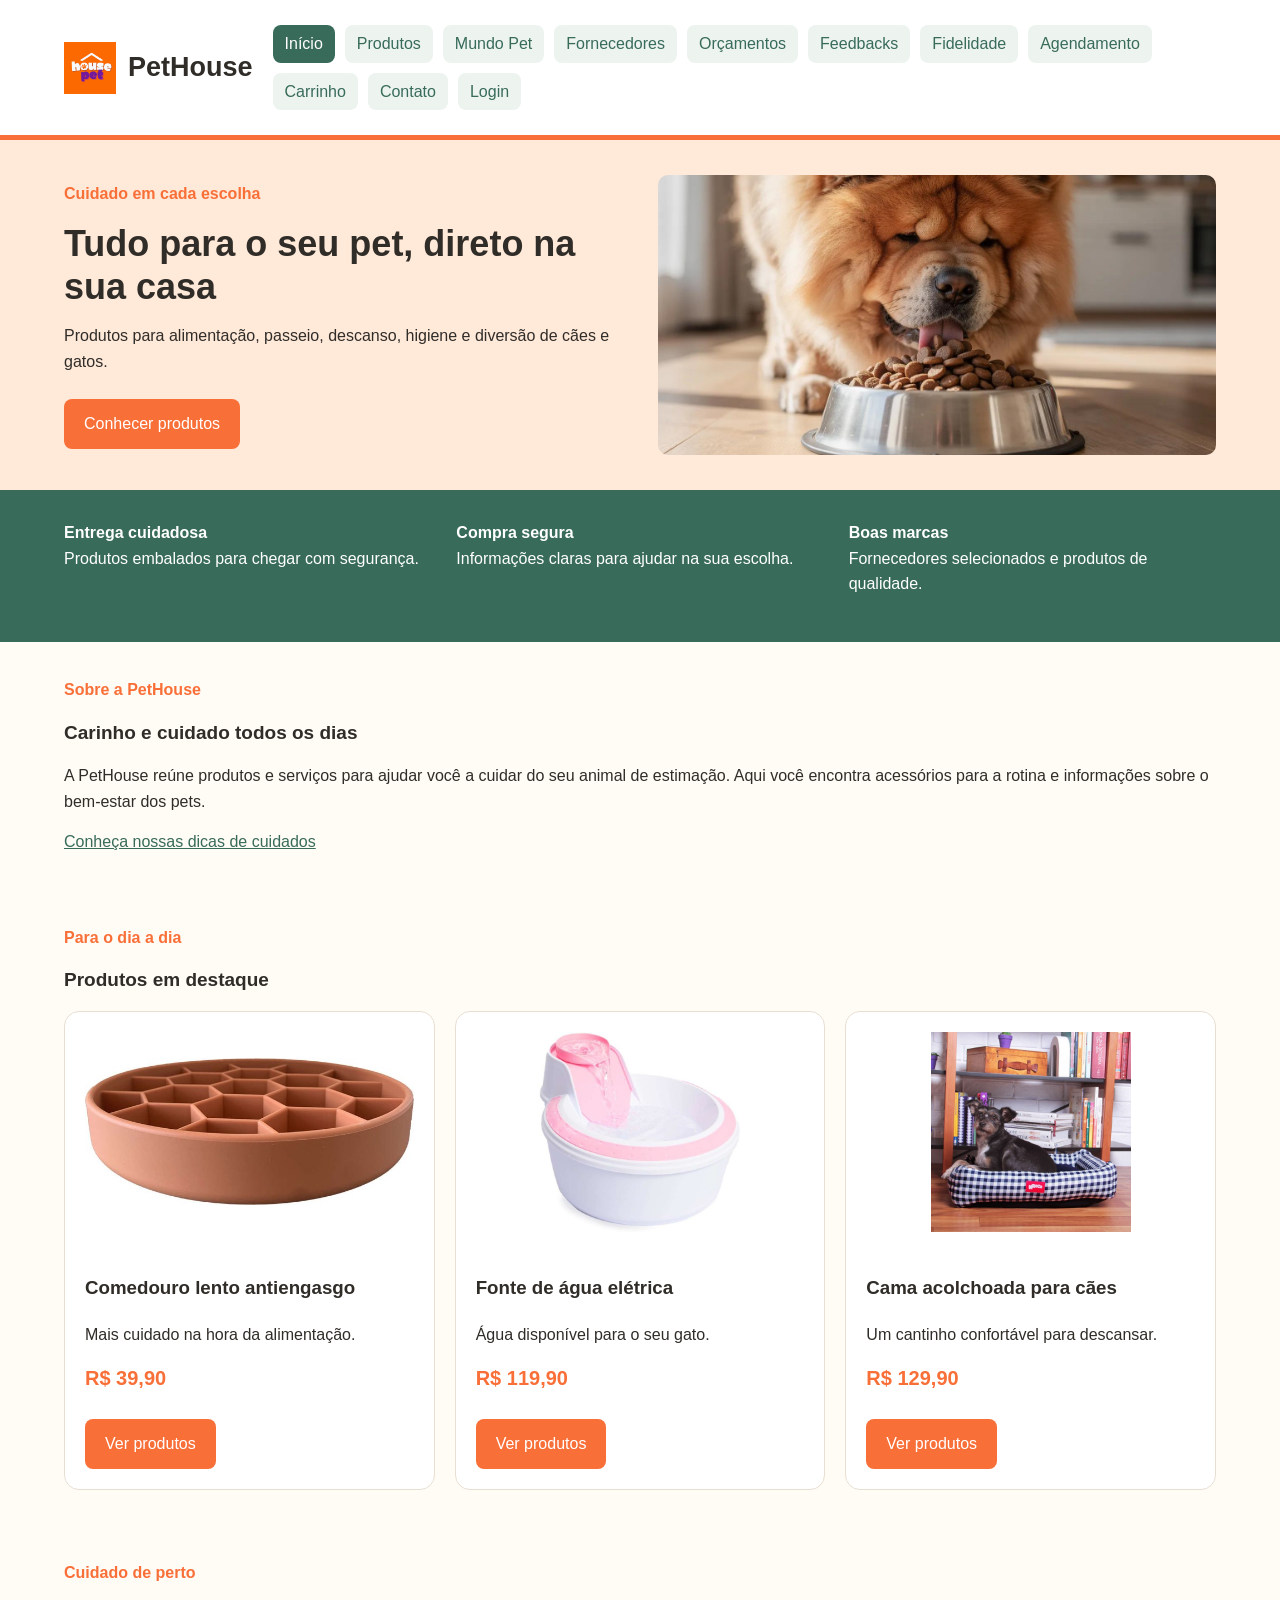
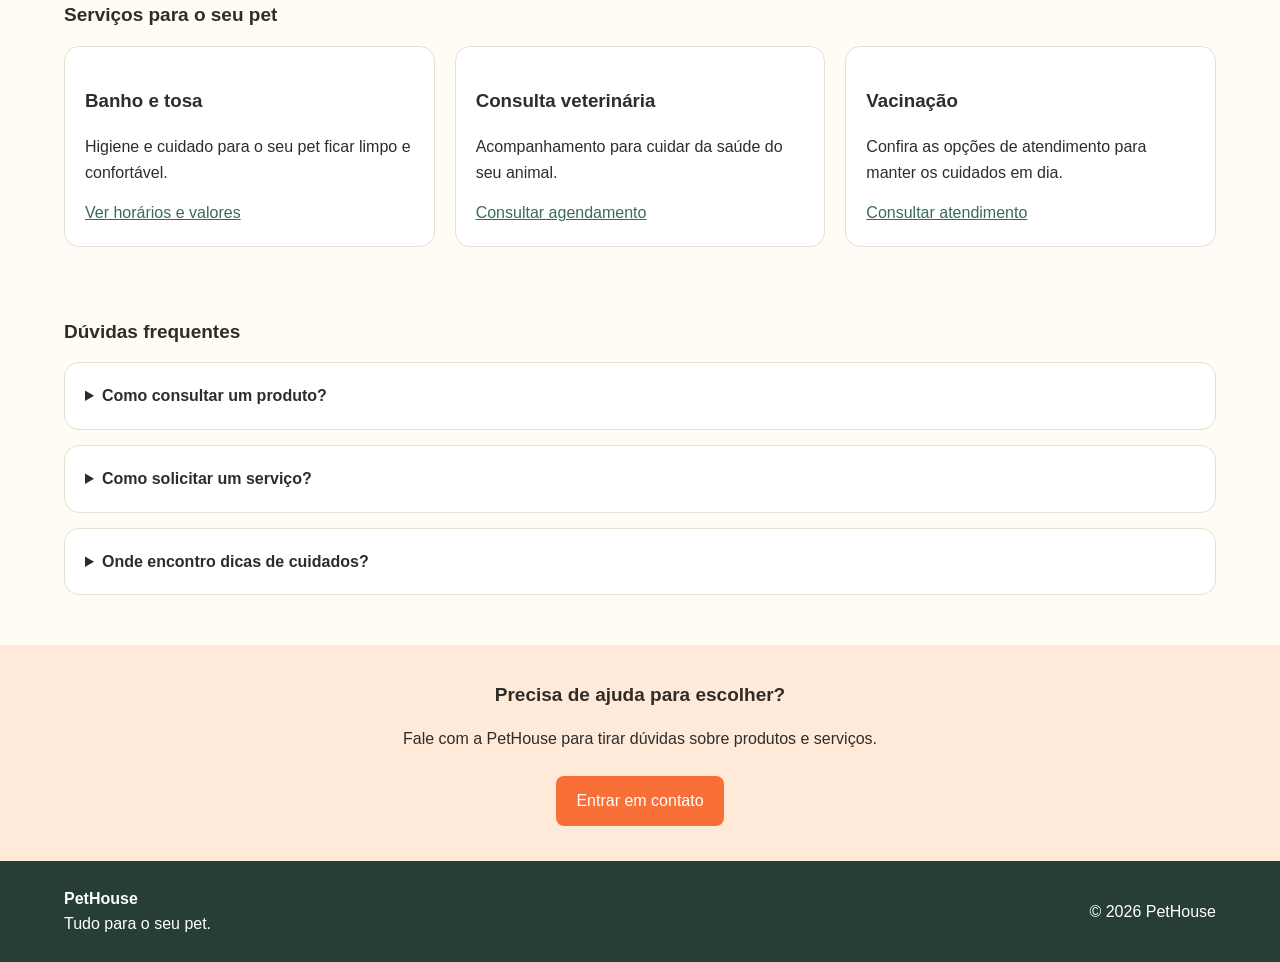
<file: index.html>
<!DOCTYPE html>
<html lang="pt-BR">
<head>
  <meta charset="UTF-8">
  <meta name="viewport" content="width=device-width, initial-scale=1">
  <link rel="icon" type="image/png" href="imagens/logo-pethouse.png">
  <title>Início | PetHouse</title>
  <meta name="description" content="Conheça os produtos, serviços e dicas de cuidados da PetHouse para o seu pet.">
  <link rel="stylesheet" href="css/style.css">
</head>
<body>
  <a class="pular" href="#conteudo">Pular para o conteúdo</a>

  <header class="cabecalho">
    <a class="marca" href="index.html"><img class="logo-marca" src="imagens/logo-pethouse.png" alt=""><span>PetHouse</span></a>
    <nav aria-label="Menu principal">
      <a href="index.html" aria-current="page">Início</a>
      <a href="produtos.html">Produtos</a>
      <a href="mundo-pet.html">Mundo Pet</a>
      <a href="fornecedores.html">Fornecedores</a>
      <a href="orcamentos.html">Orçamentos</a>
      <a href="feedbacks.html">Feedbacks</a>
      <a href="fidelidade.html">Fidelidade</a>
      <a href="agendamento.html">Agendamento</a>
      <a href="carrinho.html">Carrinho</a>
      <a href="contato.html">Contato</a>
      <a href="login.html">Login</a>
    </nav>
  </header>

  <main id="conteudo">
    <section class="hero" id="inicio">
      <div class="texto-intro">
        <p class="destaque">Cuidado em cada escolha</p>
        <h1>Tudo para o seu pet, direto na sua casa</h1>
        <p>Produtos para alimentação, passeio, descanso, higiene e diversão de cães e gatos.</p>
        <a class="botao" href="produtos.html">Conhecer produtos</a>
      </div>
      <figure class="pets">
        <img src="imagens/chowchow.jpg" alt="Cachorro Chow Chow comendo ração">
      </figure>
    </section>

    <ul class="vantagens">
      <li><strong>Entrega cuidadosa</strong><p>Produtos embalados para chegar com segurança.</p></li>
      <li><strong>Compra segura</strong><p>Informações claras para ajudar na sua escolha.</p></li>
      <li><strong>Boas marcas</strong><p>Fornecedores selecionados e produtos de qualidade.</p></li>
    </ul>

    <section>
      <p class="destaque">Sobre a PetHouse</p>
      <h2>Carinho e cuidado todos os dias</h2>
      <p>A PetHouse reúne produtos e serviços para ajudar você a cuidar do seu animal de estimação. Aqui você encontra acessórios para a rotina e informações sobre o bem-estar dos pets.</p>
      <a href="mundo-pet.html">Conheça nossas dicas de cuidados</a>
    </section>

    <section>
      <p class="destaque">Para o dia a dia</p>
      <h2>Produtos em destaque</h2>
      <ul class="produtos">
        <li>
          <img src="imagens/comedouro.jpg" alt="Comedouro lento para cães" loading="lazy">
          <h3>Comedouro lento antiengasgo</h3>
          <p>Mais cuidado na hora da alimentação.</p>
          <p class="preco">R$ 39,90</p>
          <a class="botao" href="produtos.html">Ver produtos</a>
        </li>
        <li>
          <img src="imagens/fonte.jpg" alt="Fonte de água para gatos" loading="lazy">
          <h3>Fonte de água elétrica</h3>
          <p>Água disponível para o seu gato.</p>
          <p class="preco">R$ 119,90</p>
          <a class="botao" href="produtos.html">Ver produtos</a>
        </li>
        <li>
          <img src="imagens/cama.jpg" alt="Cama acolchoada para cães" loading="lazy">
          <h3>Cama acolchoada para cães</h3>
          <p>Um cantinho confortável para descansar.</p>
          <p class="preco">R$ 129,90</p>
          <a class="botao" href="produtos.html">Ver produtos</a>
        </li>
      </ul>
    </section>

    <section>
      <p class="destaque">Cuidado de perto</p>
      <h2>Serviços para o seu pet</h2>
      <ul class="cartoes">
        <li>
          <h3>Banho e tosa</h3>
          <p>Higiene e cuidado para o seu pet ficar limpo e confortável.</p>
          <a href="agendamento.html">Ver horários e valores</a>
        </li>
        <li>
          <h3>Consulta veterinária</h3>
          <p>Acompanhamento para cuidar da saúde do seu animal.</p>
          <a href="agendamento.html">Consultar agendamento</a>
        </li>
        <li>
          <h3>Vacinação</h3>
          <p>Confira as opções de atendimento para manter os cuidados em dia.</p>
          <a href="agendamento.html">Consultar atendimento</a>
        </li>
      </ul>
    </section>

    <section>
      <h2>Dúvidas frequentes</h2>
      <details>
        <summary>Como consultar um produto?</summary>
        <p>Abra o catálogo, confira a descrição e o preço e use o botão de consulta do produto escolhido.</p>
      </details>
      <details>
        <summary>Como solicitar um serviço?</summary>
        <p>Na página de Agendamento, consulte os valores e preencha os dados do tutor e do pet. O envio abre seu aplicativo de e-mail.</p>
      </details>
      <details>
        <summary>Onde encontro dicas de cuidados?</summary>
        <p>A página Mundo Pet reúne informações sobre alimentação, higiene, saúde e diversão.</p>
        <a href="mundo-pet.html">Ler dicas no Mundo Pet</a>
      </details>
    </section>

    <section class="chamada">
      <h2>Precisa de ajuda para escolher?</h2>
      <p>Fale com a PetHouse para tirar dúvidas sobre produtos e serviços.</p>
      <a class="botao" href="contato.html">Entrar em contato</a>
    </section>
  </main>

  <footer>
    <p><strong>PetHouse</strong><br>Tudo para o seu pet.</p>
    <p>© 2026 PetHouse</p>
  </footer>
</body>
</html>
</file>
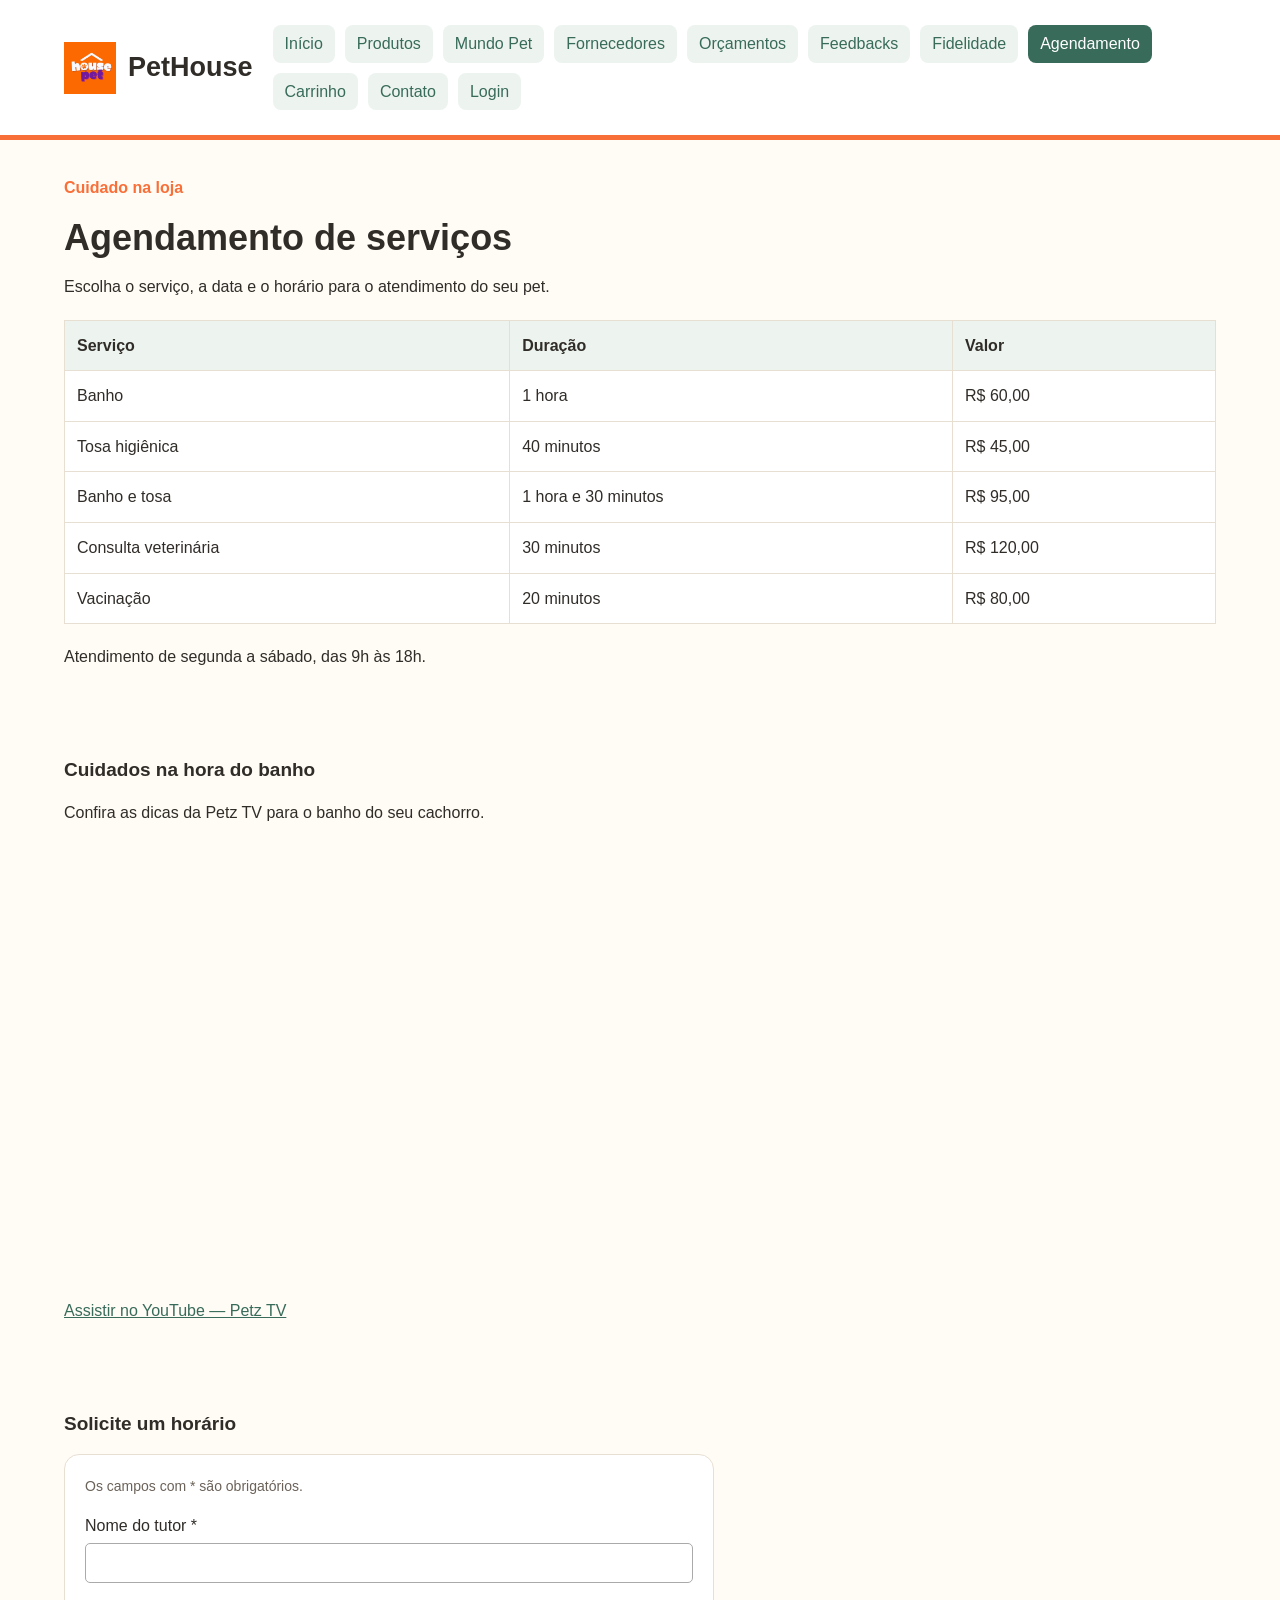
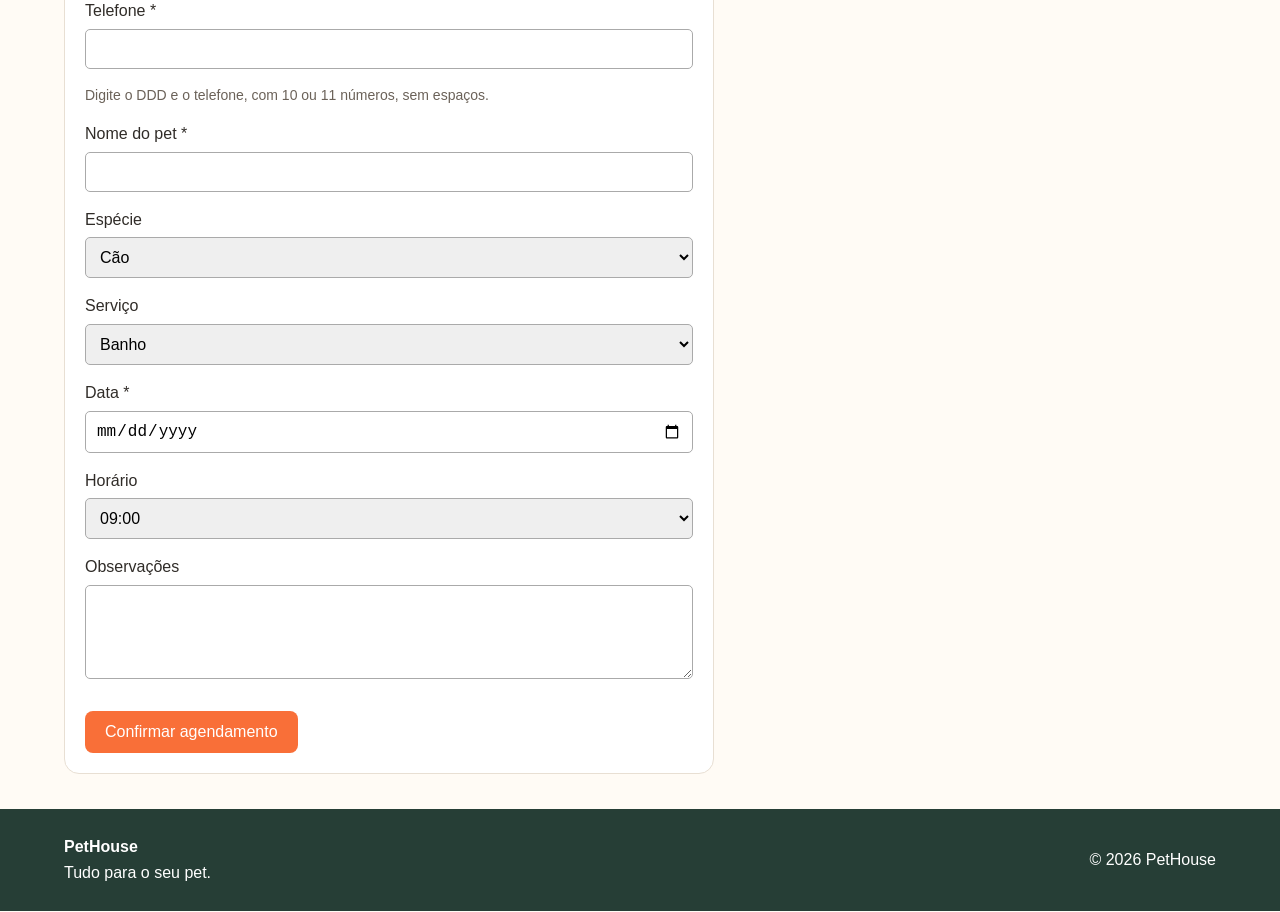
<file: agendamento.html>
<!DOCTYPE html>
<html lang="pt-BR">
<head>
  <meta charset="UTF-8">
  <meta name="viewport" content="width=device-width, initial-scale=1">
  <link rel="icon" type="image/png" href="imagens/logo-pethouse.png">
  <title>Agendamento | PetHouse</title>
  <link rel="stylesheet" href="css/style.css">
</head>
<body>
  <a class="pular" href="#conteudo">Pular para o conteúdo</a>

  <header class="cabecalho">
    <a class="marca" href="index.html"><img class="logo-marca" src="imagens/logo-pethouse.png" alt=""><span>PetHouse</span></a>
    <nav aria-label="Menu principal">
      <a href="index.html">Início</a>
      <a href="produtos.html">Produtos</a>
      <a href="mundo-pet.html">Mundo Pet</a>
      <a href="fornecedores.html">Fornecedores</a>
      <a href="orcamentos.html">Orçamentos</a>
      <a href="feedbacks.html">Feedbacks</a>
      <a href="fidelidade.html">Fidelidade</a>
      <a href="agendamento.html" aria-current="page">Agendamento</a>
      <a href="carrinho.html">Carrinho</a>
      <a href="contato.html">Contato</a>
      <a href="login.html">Login</a>
    </nav>
  </header>

  <main id="conteudo">
    <section id="agendamento">
      <header class="titulo">
        <p class="destaque">Cuidado na loja</p>
        <h1>Agendamento de serviços</h1>
        <p>Escolha o serviço, a data e o horário para o atendimento do seu pet.</p>
      </header>
      <div class="tabela">
        <table>
          <thead>
            <tr>
              <th scope="col">Serviço</th>
              <th scope="col">Duração</th>
              <th scope="col">Valor</th>
            </tr>
          </thead>
          <tbody>
            <tr>
              <td>Banho</td>
              <td>1 hora</td>
              <td>R$ 60,00</td>
            </tr>
            <tr>
              <td>Tosa higiênica</td>
              <td>40 minutos</td>
              <td>R$ 45,00</td>
            </tr>
            <tr>
              <td>Banho e tosa</td>
              <td>1 hora e 30 minutos</td>
              <td>R$ 95,00</td>
            </tr>
            <tr>
              <td>Consulta veterinária</td>
              <td>30 minutos</td>
              <td>R$ 120,00</td>
            </tr>
            <tr>
              <td>Vacinação</td>
              <td>20 minutos</td>
              <td>R$ 80,00</td>
            </tr>
          </tbody>
        </table>
      </div>
      <p>Atendimento de segunda a sábado, das 9h às 18h.</p>
    </section>


    <section>
      <h2>Cuidados na hora do banho</h2>
      <p>Confira as dicas da Petz TV para o banho do seu cachorro.</p>
      <iframe class="video-servicos"
        src="https://www.youtube.com/embed/IUNmfBJkSUs"
        title="Como dar banho em cachorro em casa? Petz TV"
        loading="lazy"
        referrerpolicy="strict-origin-when-cross-origin"
        allow="encrypted-media; picture-in-picture"
        allowfullscreen>
      </iframe>
      <p><a href="https://www.youtube.com/watch?v=IUNmfBJkSUs" target="_blank" rel="noopener">Assistir no YouTube — Petz TV</a></p>
    </section>

    <section id="formulario-agendamento">
      <h2>Solicite um horário</h2>
      <form action="mailto:contato@pethouse.com.br" method="post" enctype="text/plain">
        <p class="ajuda">Os campos com * são obrigatórios.</p>
        <label for="tutor">Nome do tutor *</label>
        <input type="text" id="tutor" minlength="3" name="tutor" required autocomplete="name">

        <label for="celular">Telefone *</label>
        <input type="tel" pattern="[0-9]{10,11}" inputmode="numeric" title="Digite o DDD e o telefone, com 10 ou 11 números, sem espaços" id="celular" name="celular" required autocomplete="tel" aria-describedby="ajuda-celular">
        <small class="ajuda" id="ajuda-celular">Digite o DDD e o telefone, com 10 ou 11 números, sem espaços.</small>

        <label for="pet">Nome do pet *</label>
        <input type="text" id="pet" name="pet" required>

        <label for="especie">Espécie</label>
        <select id="especie" name="especie">
          <option>Cão</option>
          <option>Gato</option>
        </select>

        <label for="servico">Serviço</label>
        <select id="servico" name="servico">
          <option>Banho</option>
          <option>Tosa higiênica</option>
          <option>Banho e tosa</option>
          <option>Consulta veterinária</option>
          <option>Vacinação</option>
        </select>

        <label for="data">Data *</label>
        <input type="date" id="data" name="data" required>

        <label for="horario">Horário</label>
        <select id="horario" name="horario">
          <option>09:00</option>
          <option>10:00</option>
          <option>11:00</option>
          <option>13:00</option>
          <option>14:00</option>
          <option>15:00</option>
          <option>16:00</option>
          <option>17:00</option>
        </select>

        <label for="observacoes">Observações</label>
        <textarea id="observacoes" name="observacoes" rows="4"></textarea>

        <button class="botao" type="submit">Confirmar agendamento</button>
      </form>
    </section>
  </main>

  <footer>
    <p><strong>PetHouse</strong><br>Tudo para o seu pet.</p>
    <p>© 2026 PetHouse</p>
  </footer>
</body>
</html>
</file>
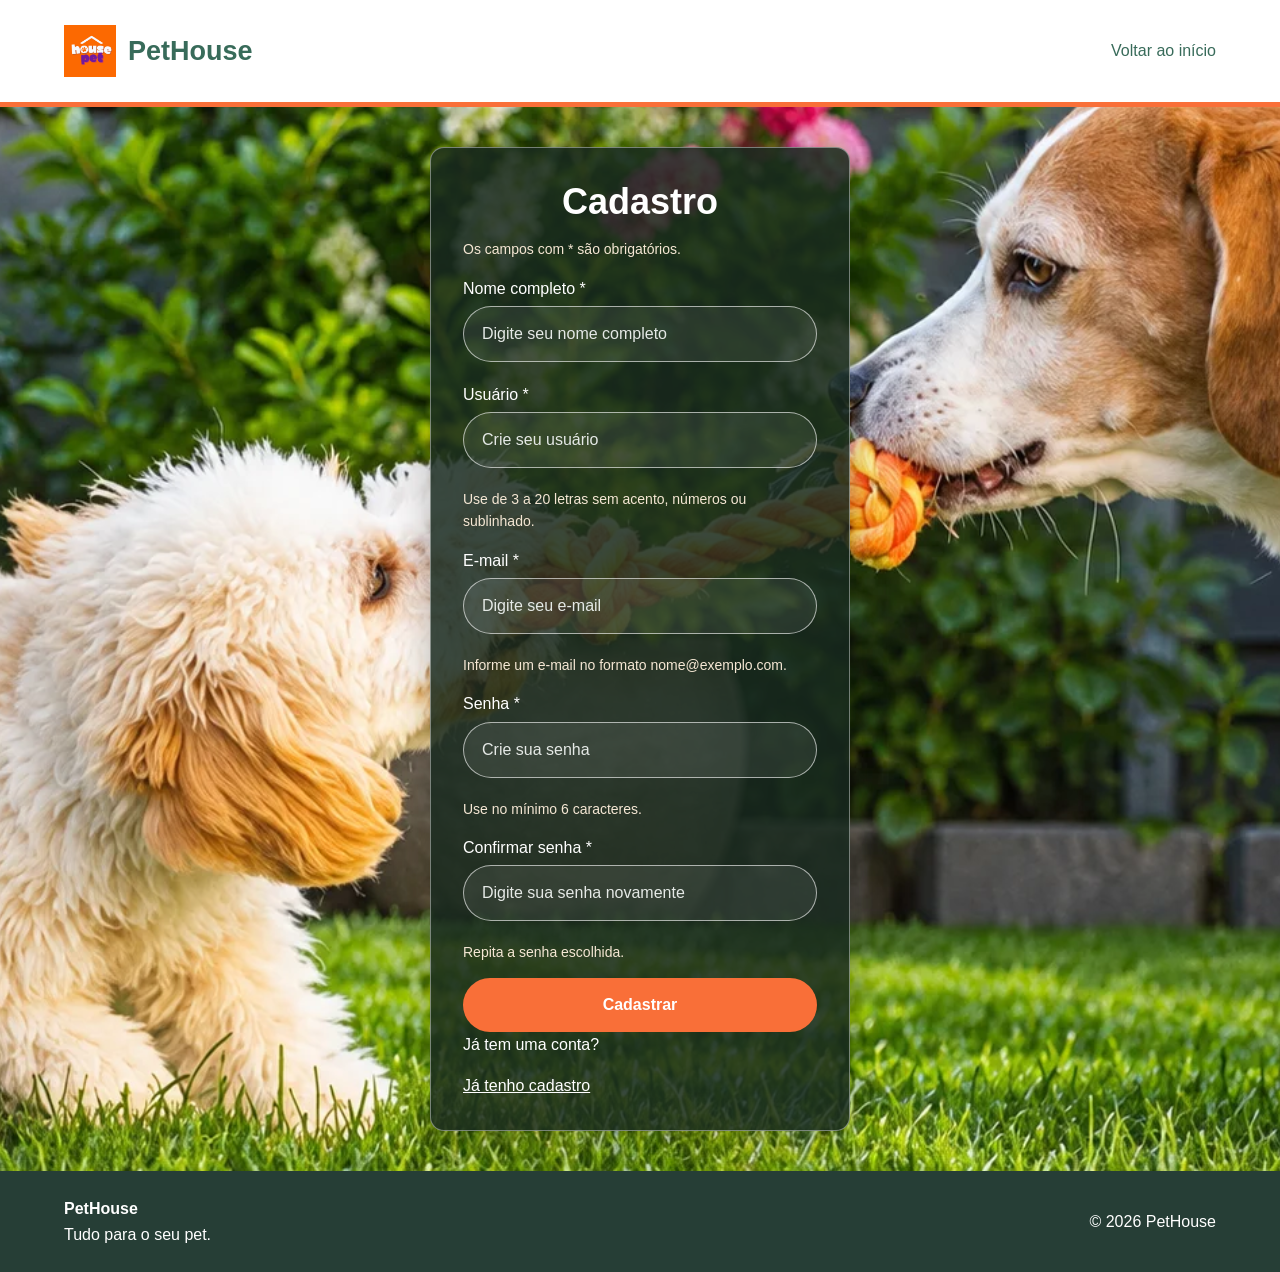
<file: cadastro.html>
<!DOCTYPE html>
<html lang="pt-BR">
  <head>
    <meta charset="UTF-8">
    <meta name="viewport" content="width=device-width, initial-scale=1">
    <link rel="icon" type="image/png" href="imagens/logo-pethouse.png">
    <link rel="stylesheet" href="css/style.css">
    <link rel="stylesheet" href="css/login.css">
    <title>Cadastro | PetHouse</title>
  </head>
  <body>
  <a class="pular" href="#conteudo">Pular para o conteúdo</a>
    <header class="cabecalho">
      <a class="marca" href="index.html"><img class="logo-marca" src="imagens/logo-pethouse.png" alt=""><span>PetHouse</span></a>
      <a href="index.html">Voltar ao início</a>
    </header>
  <main id="conteudo">
    <section class="container" aria-labelledby="titulo-cadastro">
      <h1 id="titulo-cadastro">Cadastro</h1>

      <form action="login.html">
        <p class="ajuda">Os campos com * são obrigatórios.</p>
        <label for="nome">Nome completo *</label>
        <input id="nome" type="text" minlength="3" placeholder="Digite seu nome completo" required autocomplete="name">

        <label for="usuario">Usuário *</label>
        <input id="usuario" type="text" pattern="[A-Za-z0-9_]{3,20}" title="Use de 3 a 20 letras sem acento, números ou sublinhado" placeholder="Crie seu usuário" required autocomplete="username" aria-describedby="ajuda-usuario">
        <small class="ajuda" id="ajuda-usuario">Use de 3 a 20 letras sem acento, números ou sublinhado.</small>

        <label for="email">E-mail *</label>
        <input id="email" type="email" placeholder="Digite seu e-mail" required autocomplete="email" aria-describedby="ajuda-email">
        <small class="ajuda" id="ajuda-email">Informe um e-mail no formato nome@exemplo.com.</small>

        <label for="senha">Senha *</label>
        <input id="senha" type="password" minlength="6" placeholder="Crie sua senha" required autocomplete="new-password" aria-describedby="ajuda-senha">
        <small class="ajuda" id="ajuda-senha">Use no mínimo 6 caracteres.</small>

        <label for="confirmar-senha">Confirmar senha *</label>
        <input id="confirmar-senha" type="password" minlength="6" placeholder="Digite sua senha novamente" required autocomplete="new-password" aria-describedby="ajuda-confirmar-senha">
        <small class="ajuda" id="ajuda-confirmar-senha">Repita a senha escolhida.</small>

        <button type="submit">Cadastrar</button>
      </form>

      <p>Já tem uma conta?</p>
      <a href="login.html">Já tenho cadastro</a>
    </section>
  </main>

    <footer>
      <p><strong>PetHouse</strong><br>Tudo para o seu pet.</p>
      <p>© 2026 PetHouse</p>
    </footer>
  </body>
</html>
</file>
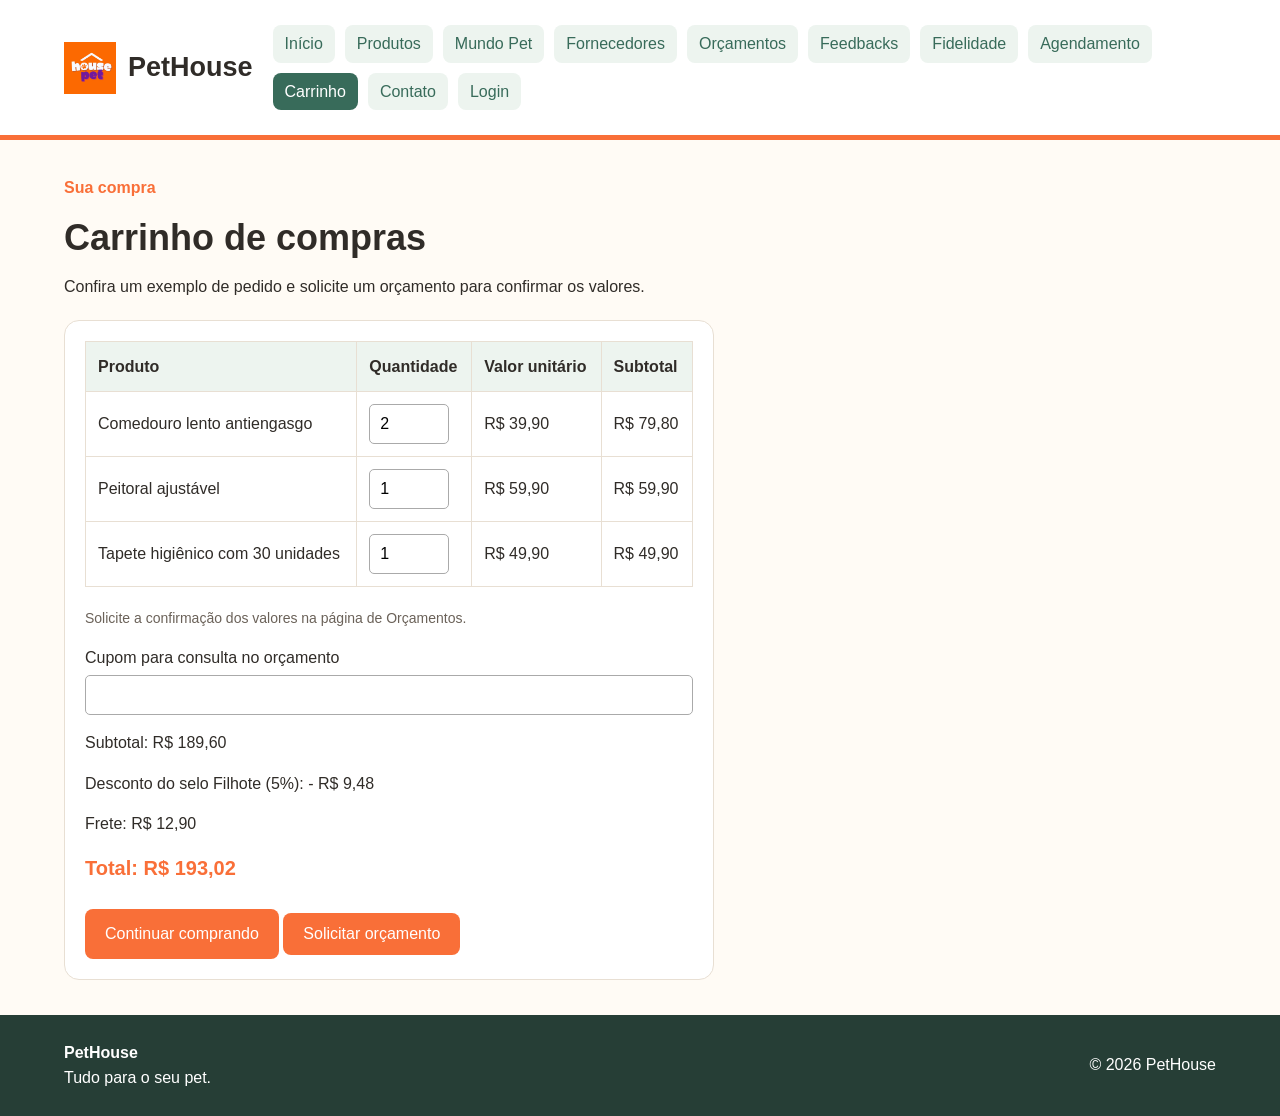
<file: carrinho.html>
<!DOCTYPE html>
<html lang="pt-BR">
<head>
  <meta charset="UTF-8">
  <meta name="viewport" content="width=device-width, initial-scale=1">
  <link rel="icon" type="image/png" href="imagens/logo-pethouse.png">
  <title>Carrinho | PetHouse</title>
  <link rel="stylesheet" href="css/style.css">
</head>
<body>
  <a class="pular" href="#conteudo">Pular para o conteúdo</a>

  <header class="cabecalho">
    <a class="marca" href="index.html"><img class="logo-marca" src="imagens/logo-pethouse.png" alt=""><span>PetHouse</span></a>
    <nav aria-label="Menu principal">
      <a href="index.html">Início</a>
      <a href="produtos.html">Produtos</a>
      <a href="mundo-pet.html">Mundo Pet</a>
      <a href="fornecedores.html">Fornecedores</a>
      <a href="orcamentos.html">Orçamentos</a>
      <a href="feedbacks.html">Feedbacks</a>
      <a href="fidelidade.html">Fidelidade</a>
      <a href="agendamento.html">Agendamento</a>
      <a href="carrinho.html" aria-current="page">Carrinho</a>
      <a href="contato.html">Contato</a>
      <a href="login.html">Login</a>
    </nav>
  </header>

  <main id="conteudo">
    <section id="carrinho">
      <header class="titulo">
        <p class="destaque">Sua compra</p>
        <h1>Carrinho de compras</h1>
        <p>Confira um exemplo de pedido e solicite um orçamento para confirmar os valores.</p>
      </header>
      <form action="orcamentos.html" method="get">
        <div class="tabela">
          <table>
            <thead>
              <tr>
                <th scope="col">Produto</th>
                <th scope="col">Quantidade</th>
                <th scope="col">Valor unitário</th>
                <th scope="col">Subtotal</th>
              </tr>
            </thead>
            <tbody>
              <tr>
                <td>Comedouro lento antiengasgo</td>
                <td><input type="number" value="2" min="1" readonly aria-label="Quantidade do comedouro"></td>
                <td>R$ 39,90</td>
                <td>R$ 79,80</td>
              </tr>
              <tr>
                <td>Peitoral ajustável</td>
                <td><input type="number" value="1" min="1" readonly aria-label="Quantidade do peitoral"></td>
                <td>R$ 59,90</td>
                <td>R$ 59,90</td>
              </tr>
              <tr>
                <td>Tapete higiênico com 30 unidades</td>
                <td><input type="number" value="1" min="1" readonly aria-label="Quantidade do tapete"></td>
                <td>R$ 49,90</td>
                <td>R$ 49,90</td>
              </tr>
            </tbody>
          </table>
        </div>

        <p class="ajuda">Solicite a confirmação dos valores na página de Orçamentos.</p>
        <label for="cupom">Cupom para consulta no orçamento</label>
        <input type="text" id="cupom" name="cupom">

        <p>Subtotal: R$ 189,60</p>
        <p>Desconto do selo Filhote (5%): - R$ 9,48</p>
        <p>Frete: R$ 12,90</p>
        <p class="total">Total: R$ 193,02</p>

        <a class="botao" href="produtos.html">Continuar comprando</a>
        <button class="botao" type="submit">Solicitar orçamento</button>
      </form>
    </section>
  </main>

  <footer>
    <p><strong>PetHouse</strong><br>Tudo para o seu pet.</p>
    <p>© 2026 PetHouse</p>
  </footer>
</body>
</html>
</file>
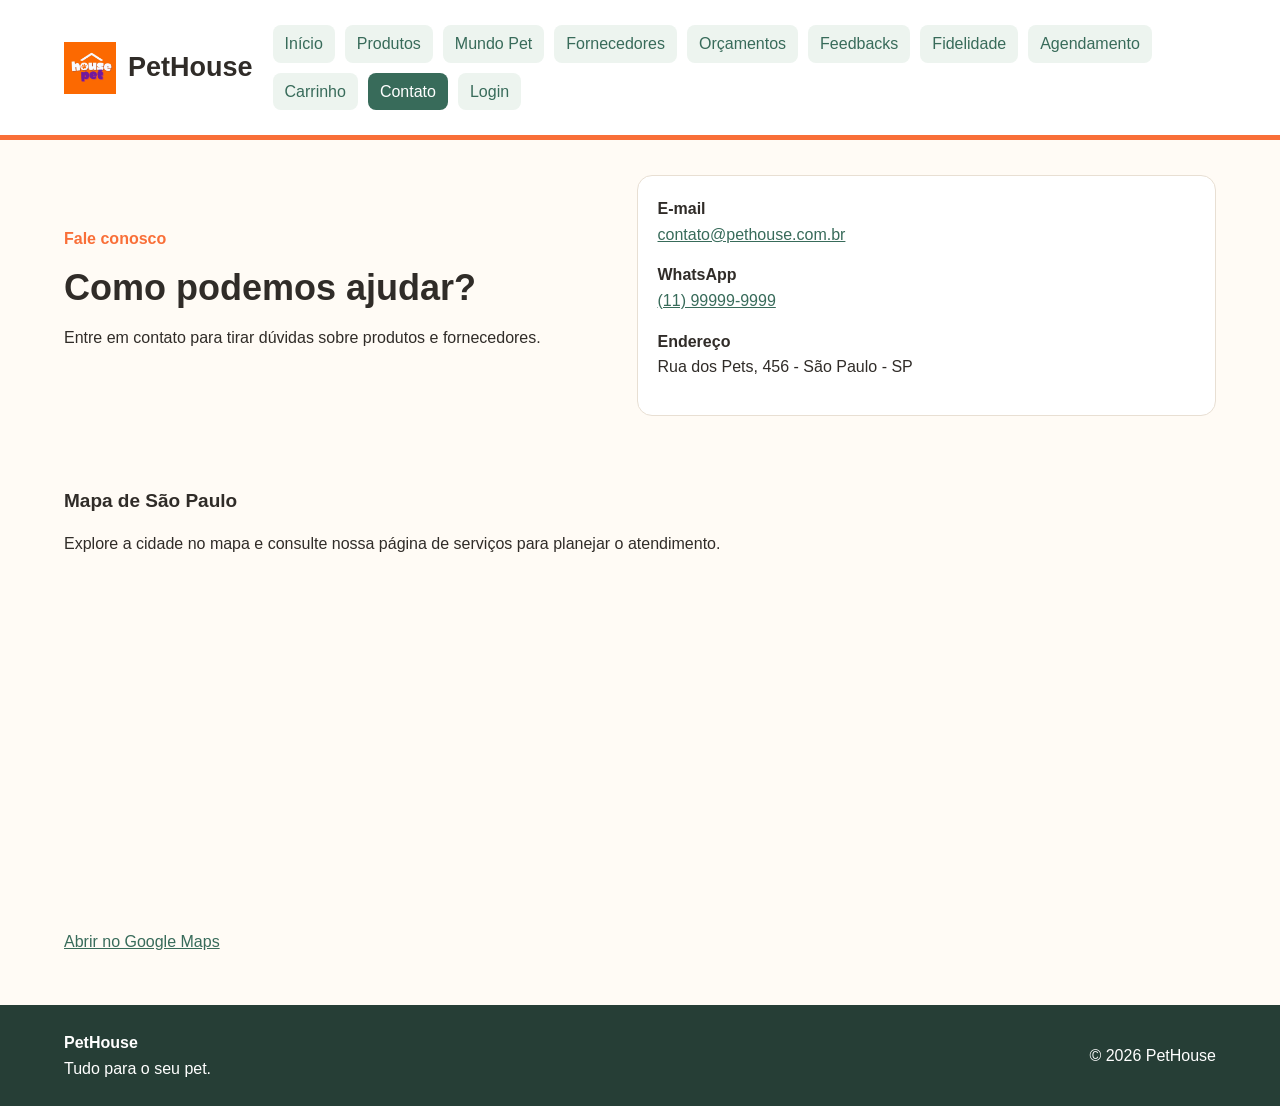
<file: contato.html>
<!DOCTYPE html>
<html lang="pt-BR">
<head>
  <meta charset="UTF-8">
  <meta name="viewport" content="width=device-width, initial-scale=1">
  <link rel="icon" type="image/png" href="imagens/logo-pethouse.png">
  <title>Contato | PetHouse</title>
  <link rel="stylesheet" href="css/style.css">
</head>
<body>
  <a class="pular" href="#conteudo">Pular para o conteúdo</a>

  <header class="cabecalho">
    <a class="marca" href="index.html"><img class="logo-marca" src="imagens/logo-pethouse.png" alt=""><span>PetHouse</span></a>
    <nav aria-label="Menu principal">
      <a href="index.html">Início</a>
      <a href="produtos.html">Produtos</a>
      <a href="mundo-pet.html">Mundo Pet</a>
      <a href="fornecedores.html">Fornecedores</a>
      <a href="orcamentos.html">Orçamentos</a>
      <a href="feedbacks.html">Feedbacks</a>
      <a href="fidelidade.html">Fidelidade</a>
      <a href="agendamento.html">Agendamento</a>
      <a href="carrinho.html">Carrinho</a>
      <a href="contato.html" aria-current="page">Contato</a>
      <a href="login.html">Login</a>
    </nav>
  </header>

  <main id="conteudo">
    <section class="contato" id="contato">
      <div class="texto-intro">
        <p class="destaque">Fale conosco</p>
        <h1>Como podemos ajudar?</h1>
        <p>Entre em contato para tirar dúvidas sobre produtos e fornecedores.</p>
      </div>
      <address>
        <p><strong>E-mail</strong><br><a href="mailto:contato@pethouse.com.br">contato@pethouse.com.br</a></p>
        <p><strong>WhatsApp</strong><br><a href="https://wa.me/5511999999999">(11) 99999-9999</a></p>
        <p><strong>Endereço</strong><br>Rua dos Pets, 456 - São Paulo - SP</p>
      </address>
    </section>
    <section>
      <h2>Mapa de São Paulo</h2>
      <p>Explore a cidade no mapa e consulte nossa página de serviços para planejar o atendimento.</p>
      <iframe
        src="https://www.google.com/maps?q=Sao+Paulo+SP&amp;output=embed"
        title="Mapa de São Paulo no Google Maps"
        class="mapa"
        loading="lazy"
        allowfullscreen>
      </iframe>
      <p><a href="https://www.google.com/maps?q=Sao+Paulo+SP" target="_blank" rel="noopener">Abrir no Google Maps</a></p>
    </section>
  </main>

  <footer>
    <p><strong>PetHouse</strong><br>Tudo para o seu pet.</p>
    <p>© 2026 PetHouse</p>
  </footer>
</body>
</html>
</file>
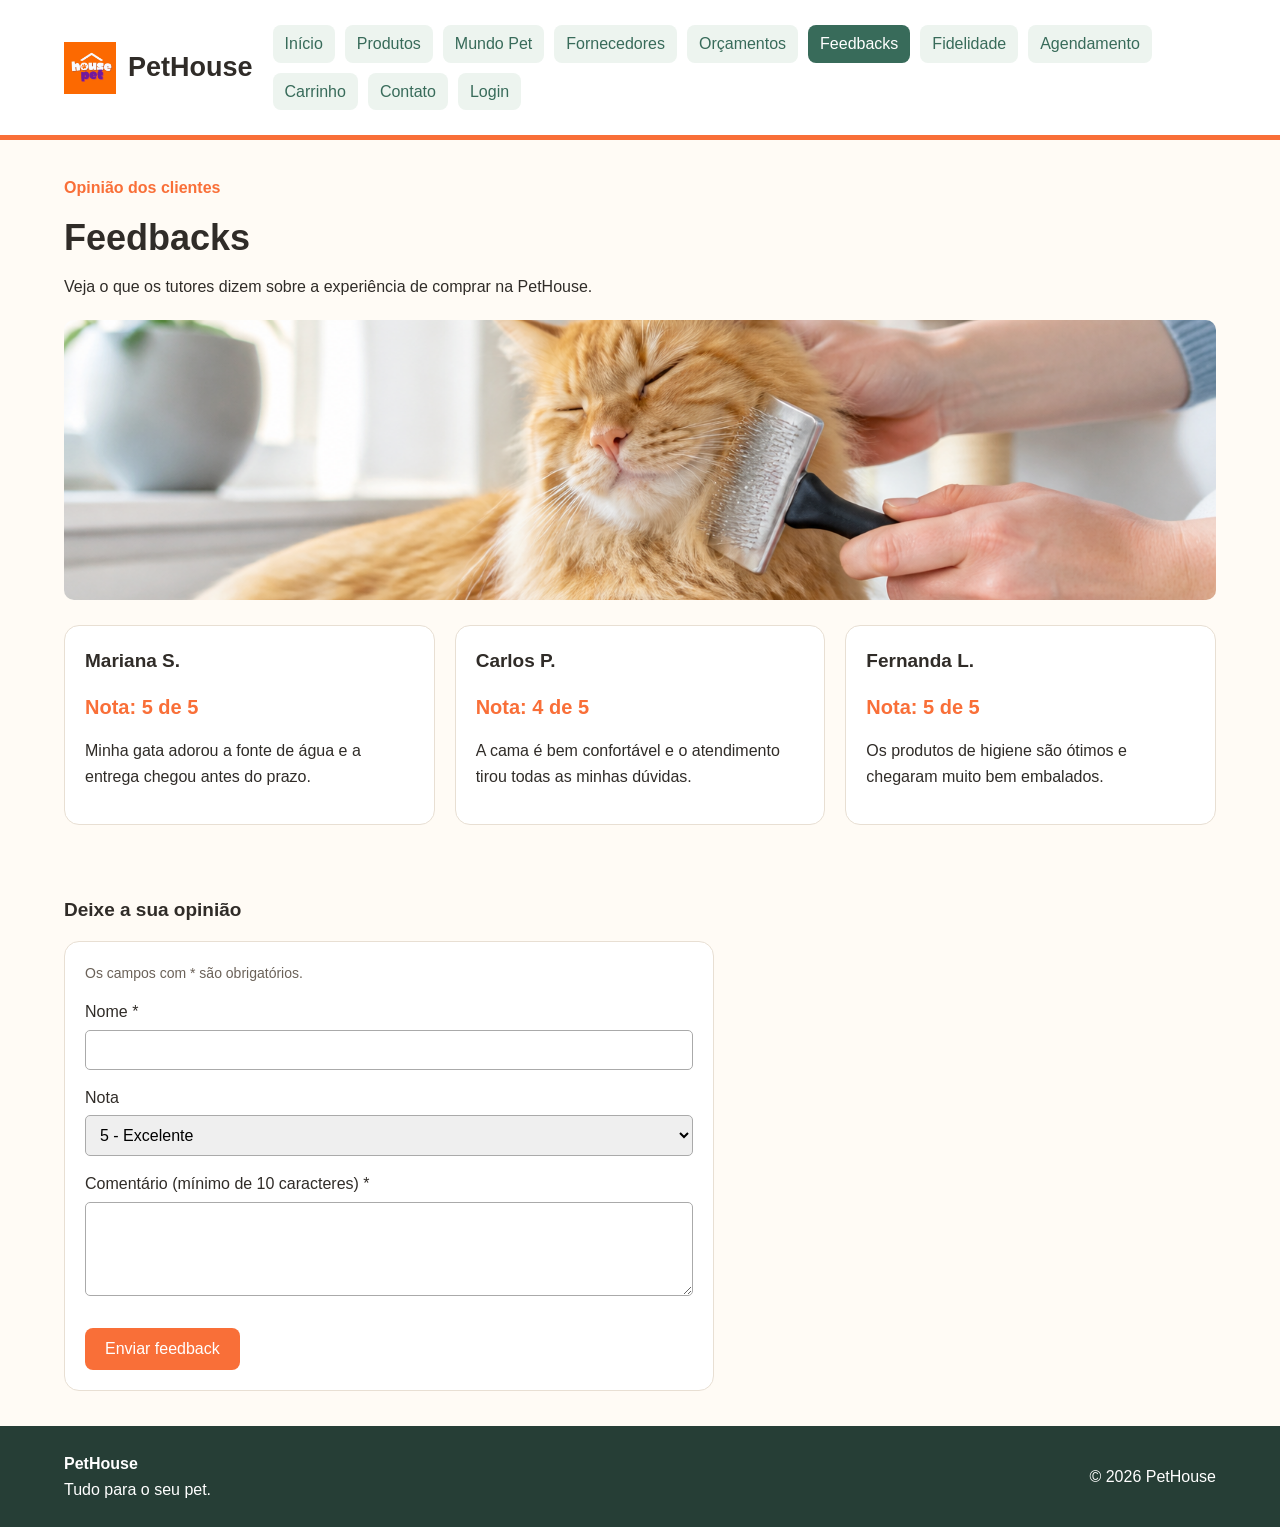
<file: feedbacks.html>
<!DOCTYPE html>
<html lang="pt-BR">
<head>
  <meta charset="UTF-8">
  <meta name="viewport" content="width=device-width, initial-scale=1">
  <link rel="icon" type="image/png" href="imagens/logo-pethouse.png">
  <title>Feedbacks | PetHouse</title>
  <link rel="stylesheet" href="css/style.css">
</head>
<body>
  <a class="pular" href="#conteudo">Pular para o conteúdo</a>

  <header class="cabecalho">
    <a class="marca" href="index.html"><img class="logo-marca" src="imagens/logo-pethouse.png" alt=""><span>PetHouse</span></a>
    <nav aria-label="Menu principal">
      <a href="index.html">Início</a>
      <a href="produtos.html">Produtos</a>
      <a href="mundo-pet.html">Mundo Pet</a>
      <a href="fornecedores.html">Fornecedores</a>
      <a href="orcamentos.html">Orçamentos</a>
      <a href="feedbacks.html" aria-current="page">Feedbacks</a>
      <a href="fidelidade.html">Fidelidade</a>
      <a href="agendamento.html">Agendamento</a>
      <a href="carrinho.html">Carrinho</a>
      <a href="contato.html">Contato</a>
      <a href="login.html">Login</a>
    </nav>
  </header>

  <main id="conteudo">
    <section id="avaliacoes">
      <header class="titulo">
        <p class="destaque">Opinião dos clientes</p>
        <h1>Feedbacks</h1>
        <p>Veja o que os tutores dizem sobre a experiência de comprar na PetHouse.</p>
      </header>
      <figure class="banner">
        <img src="imagens/gatohigiene.png" alt="Gato recebendo cuidados" loading="lazy">
      </figure>
      <ul class="cartoes">
        <li>
          <h2>Mariana S.</h2>
          <p class="preco">Nota: 5 de 5</p>
          <p>Minha gata adorou a fonte de água e a entrega chegou antes do prazo.</p>
        </li>
        <li>
          <h2>Carlos P.</h2>
          <p class="preco">Nota: 4 de 5</p>
          <p>A cama é bem confortável e o atendimento tirou todas as minhas dúvidas.</p>
        </li>
        <li>
          <h2>Fernanda L.</h2>
          <p class="preco">Nota: 5 de 5</p>
          <p>Os produtos de higiene são ótimos e chegaram muito bem embalados.</p>
        </li>
      </ul>
    </section>

    <section id="enviar-feedback">
      <h2>Deixe a sua opinião</h2>
      <form action="mailto:contato@pethouse.com.br" method="post" enctype="text/plain">
        <p class="ajuda">Os campos com * são obrigatórios.</p>
        <label for="autor">Nome *</label>
        <input type="text" minlength="3" id="autor" name="autor" required autocomplete="name">

        <label for="nota">Nota</label>
        <select id="nota" name="nota">
          <option>5 - Excelente</option>
          <option>4 - Muito bom</option>
          <option>3 - Regular</option>
          <option>2 - Ruim</option>
          <option>1 - Péssimo</option>
        </select>

        <label for="comentario">Comentário (mínimo de 10 caracteres) *</label>
        <textarea id="comentario" name="comentario" minlength="10" rows="4" required></textarea>

        <button class="botao" type="submit">Enviar feedback</button>
      </form>
    </section>
  </main>

  <footer>
    <p><strong>PetHouse</strong><br>Tudo para o seu pet.</p>
    <p>© 2026 PetHouse</p>
  </footer>
</body>
</html>
</file>
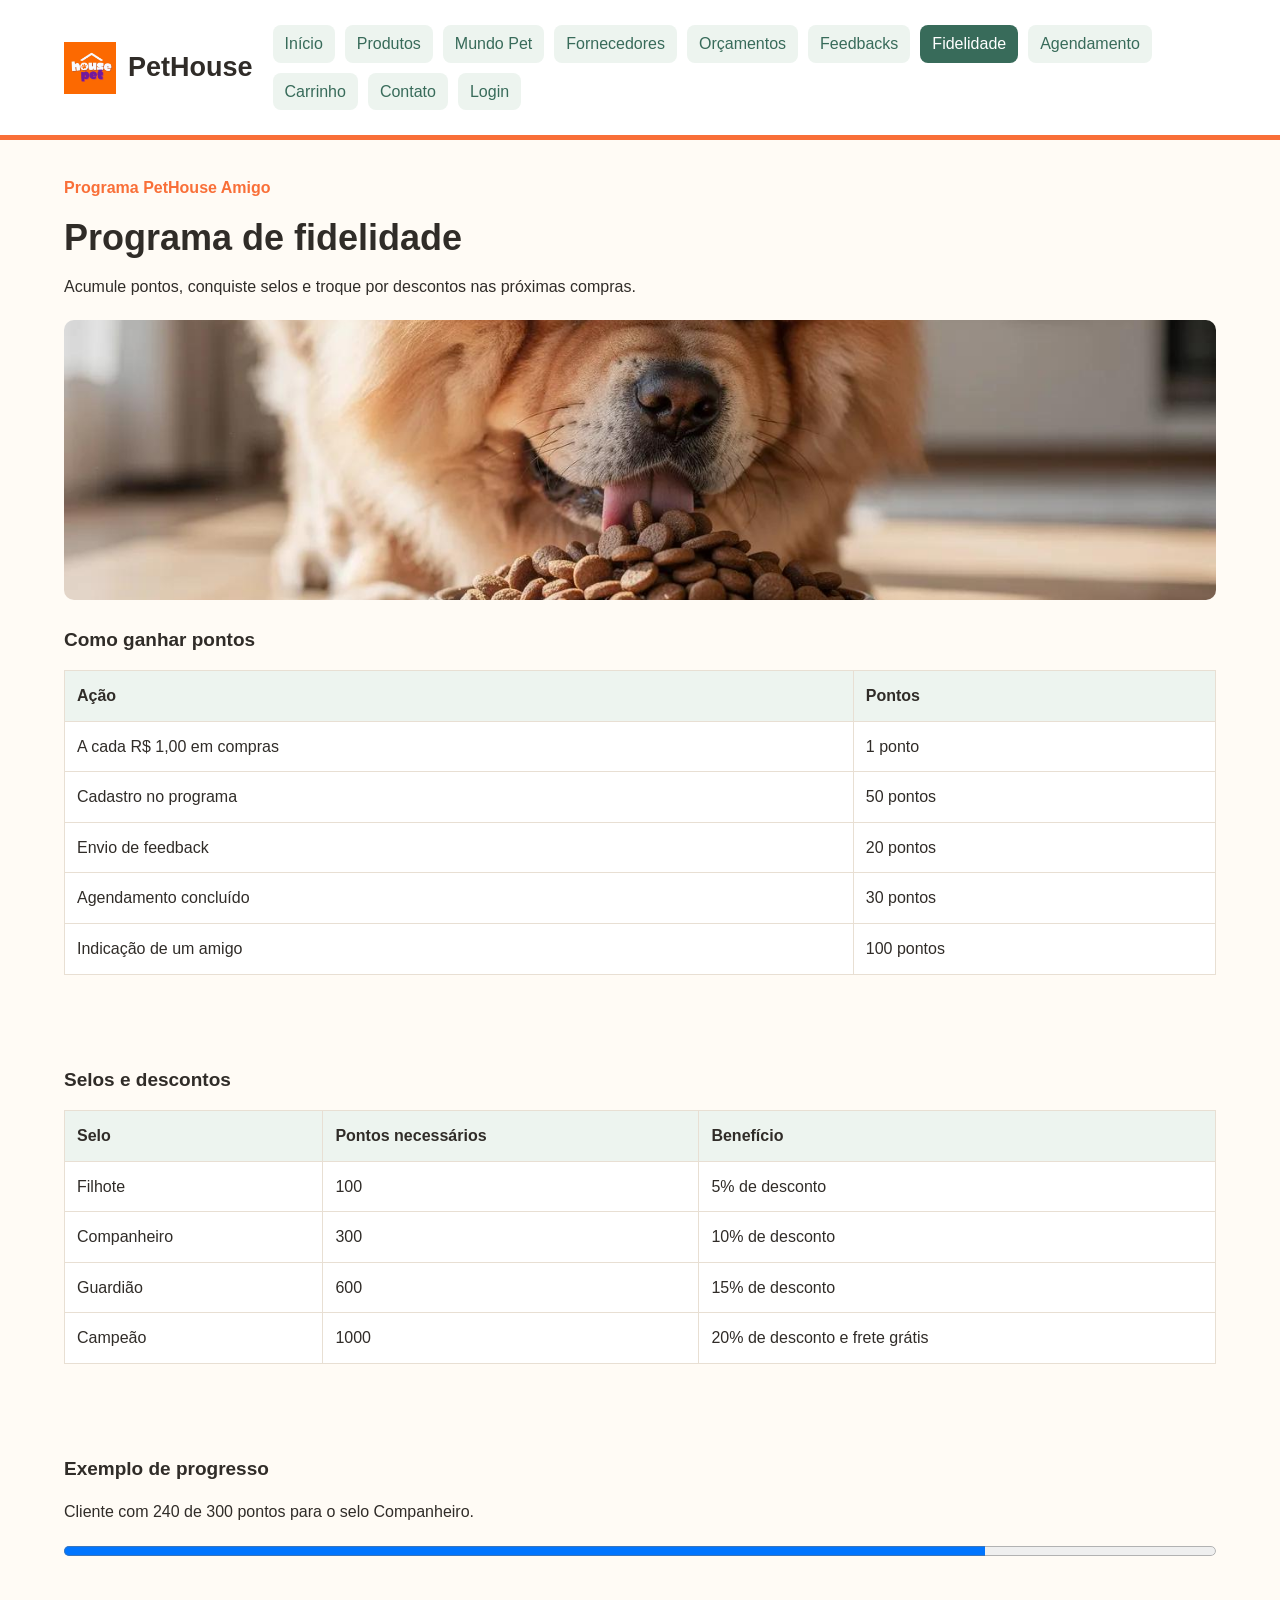
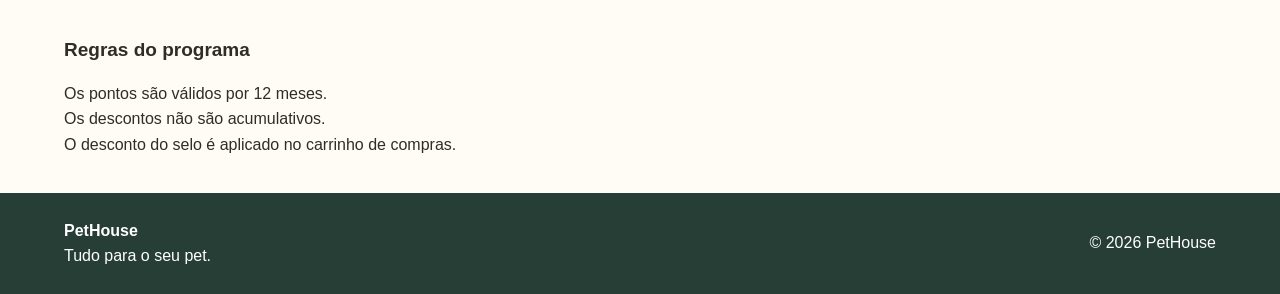
<file: fidelidade.html>
<!DOCTYPE html>
<html lang="pt-BR">
<head>
  <meta charset="UTF-8">
  <meta name="viewport" content="width=device-width, initial-scale=1">
  <link rel="icon" type="image/png" href="imagens/logo-pethouse.png">
  <title>Programa de Fidelidade | PetHouse</title>
  <link rel="stylesheet" href="css/style.css">
</head>
<body>
  <a class="pular" href="#conteudo">Pular para o conteúdo</a>

  <header class="cabecalho">
    <a class="marca" href="index.html"><img class="logo-marca" src="imagens/logo-pethouse.png" alt=""><span>PetHouse</span></a>
    <nav aria-label="Menu principal">
      <a href="index.html">Início</a>
      <a href="produtos.html">Produtos</a>
      <a href="mundo-pet.html">Mundo Pet</a>
      <a href="fornecedores.html">Fornecedores</a>
      <a href="orcamentos.html">Orçamentos</a>
      <a href="feedbacks.html">Feedbacks</a>
      <a href="fidelidade.html" aria-current="page">Fidelidade</a>
      <a href="agendamento.html">Agendamento</a>
      <a href="carrinho.html">Carrinho</a>
      <a href="contato.html">Contato</a>
      <a href="login.html">Login</a>
    </nav>
  </header>

  <main id="conteudo">
    <section id="fidelidade">
      <header class="titulo">
        <p class="destaque">Programa PetHouse Amigo</p>
        <h1>Programa de fidelidade</h1>
        <p>Acumule pontos, conquiste selos e troque por descontos nas próximas compras.</p>
      </header>
      <figure class="banner">
        <img src="imagens/chowchow.jpg" alt="Cachorro Chow Chow durante a alimentação" loading="lazy">
      </figure>
      <h2>Como ganhar pontos</h2>
      <div class="tabela">
        <table>
          <thead>
            <tr>
              <th scope="col">Ação</th>
              <th scope="col">Pontos</th>
            </tr>
          </thead>
          <tbody>
            <tr>
              <td>A cada R$ 1,00 em compras</td>
              <td>1 ponto</td>
            </tr>
            <tr>
              <td>Cadastro no programa</td>
              <td>50 pontos</td>
            </tr>
            <tr>
              <td>Envio de feedback</td>
              <td>20 pontos</td>
            </tr>
            <tr>
              <td>Agendamento concluído</td>
              <td>30 pontos</td>
            </tr>
            <tr>
              <td>Indicação de um amigo</td>
              <td>100 pontos</td>
            </tr>
          </tbody>
        </table>
      </div>
    </section>

    <section id="selos">
      <h2>Selos e descontos</h2>
      <div class="tabela">
        <table>
          <thead>
            <tr>
              <th scope="col">Selo</th>
              <th scope="col">Pontos necessários</th>
              <th scope="col">Benefício</th>
            </tr>
          </thead>
          <tbody>
            <tr>
              <td>Filhote</td>
              <td>100</td>
              <td>5% de desconto</td>
            </tr>
            <tr>
              <td>Companheiro</td>
              <td>300</td>
              <td>10% de desconto</td>
            </tr>
            <tr>
              <td>Guardião</td>
              <td>600</td>
              <td>15% de desconto</td>
            </tr>
            <tr>
              <td>Campeão</td>
              <td>1000</td>
              <td>20% de desconto e frete grátis</td>
            </tr>
          </tbody>
        </table>
      </div>
    </section>

    <section id="progresso">
      <h2>Exemplo de progresso</h2>
      <p>Cliente com 240 de 300 pontos para o selo Companheiro.</p>
      <progress value="240" max="300">80%</progress>
    </section>

    <section id="regras">
      <h2>Regras do programa</h2>
      <ul>
        <li>Os pontos são válidos por 12 meses.</li>
        <li>Os descontos não são acumulativos.</li>
        <li>O desconto do selo é aplicado no carrinho de compras.</li>
      </ul>
    </section>
  </main>

  <footer>
    <p><strong>PetHouse</strong><br>Tudo para o seu pet.</p>
    <p>© 2026 PetHouse</p>
  </footer>
</body>
</html>
</file>
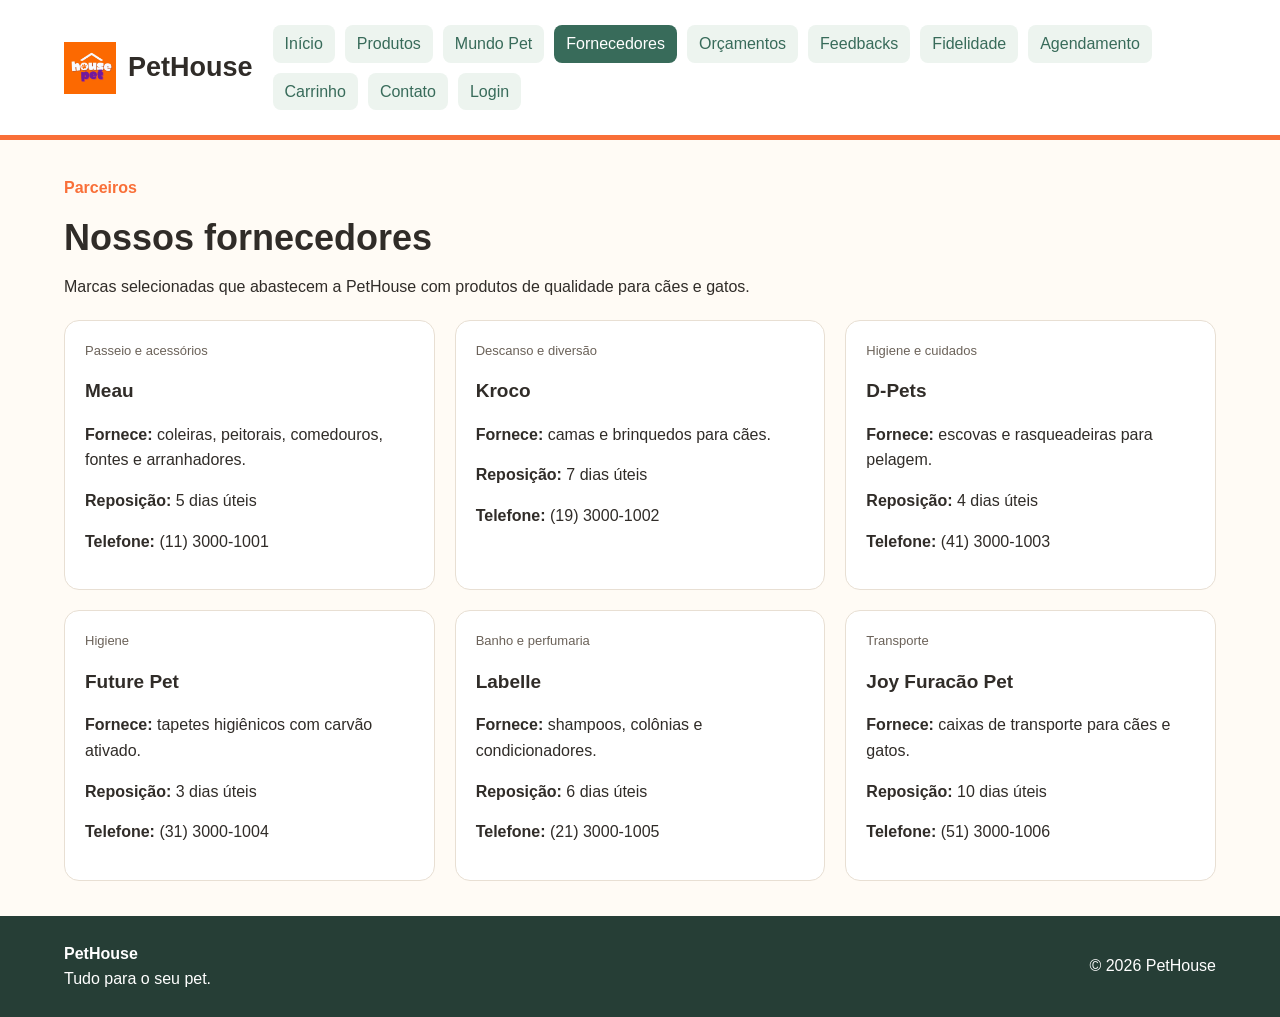
<file: fornecedores.html>
<!DOCTYPE html>
<html lang="pt-BR">
<head>
  <meta charset="UTF-8">
  <meta name="viewport" content="width=device-width, initial-scale=1">
  <link rel="icon" type="image/png" href="imagens/logo-pethouse.png">
  <title>Fornecedores | PetHouse</title>
  <link rel="stylesheet" href="css/style.css">
</head>
<body>
  <a class="pular" href="#conteudo">Pular para o conteúdo</a>

  <header class="cabecalho">
    <a class="marca" href="index.html"><img class="logo-marca" src="imagens/logo-pethouse.png" alt=""><span>PetHouse</span></a>
    <nav aria-label="Menu principal">
      <a href="index.html">Início</a>
      <a href="produtos.html">Produtos</a>
      <a href="mundo-pet.html">Mundo Pet</a>
      <a href="fornecedores.html" aria-current="page">Fornecedores</a>
      <a href="orcamentos.html">Orçamentos</a>
      <a href="feedbacks.html">Feedbacks</a>
      <a href="fidelidade.html">Fidelidade</a>
      <a href="agendamento.html">Agendamento</a>
      <a href="carrinho.html">Carrinho</a>
      <a href="contato.html">Contato</a>
      <a href="login.html">Login</a>
    </nav>
  </header>

  <main id="conteudo">
    <section id="fornecedores">
      <header class="titulo">
        <p class="destaque">Parceiros</p>
        <h1>Nossos fornecedores</h1>
        <p>Marcas selecionadas que abastecem a PetHouse com produtos de qualidade para cães e gatos.</p>
      </header>
      <ul class="cartoes">
        <li>
          <p class="categoria">Passeio e acessórios</p>
          <h2>Meau</h2>
          <p><strong>Fornece:</strong> coleiras, peitorais, comedouros, fontes e arranhadores.</p>
          <p><strong>Reposição:</strong> 5 dias úteis</p>
          <p><strong>Telefone:</strong> (11) 3000-1001</p>
        </li>
        <li>
          <p class="categoria">Descanso e diversão</p>
          <h2>Kroco</h2>
          <p><strong>Fornece:</strong> camas e brinquedos para cães.</p>
          <p><strong>Reposição:</strong> 7 dias úteis</p>
          <p><strong>Telefone:</strong> (19) 3000-1002</p>
        </li>
        <li>
          <p class="categoria">Higiene e cuidados</p>
          <h2>D-Pets</h2>
          <p><strong>Fornece:</strong> escovas e rasqueadeiras para pelagem.</p>
          <p><strong>Reposição:</strong> 4 dias úteis</p>
          <p><strong>Telefone:</strong> (41) 3000-1003</p>
        </li>
        <li>
          <p class="categoria">Higiene</p>
          <h2>Future Pet</h2>
          <p><strong>Fornece:</strong> tapetes higiênicos com carvão ativado.</p>
          <p><strong>Reposição:</strong> 3 dias úteis</p>
          <p><strong>Telefone:</strong> (31) 3000-1004</p>
        </li>
        <li>
          <p class="categoria">Banho e perfumaria</p>
          <h2>Labelle</h2>
          <p><strong>Fornece:</strong> shampoos, colônias e condicionadores.</p>
          <p><strong>Reposição:</strong> 6 dias úteis</p>
          <p><strong>Telefone:</strong> (21) 3000-1005</p>
        </li>
        <li>
          <p class="categoria">Transporte</p>
          <h2>Joy Furacão Pet</h2>
          <p><strong>Fornece:</strong> caixas de transporte para cães e gatos.</p>
          <p><strong>Reposição:</strong> 10 dias úteis</p>
          <p><strong>Telefone:</strong> (51) 3000-1006</p>
        </li>
      </ul>
    </section>
  </main>

  <footer>
    <p><strong>PetHouse</strong><br>Tudo para o seu pet.</p>
    <p>© 2026 PetHouse</p>
  </footer>
</body>
</html>
</file>
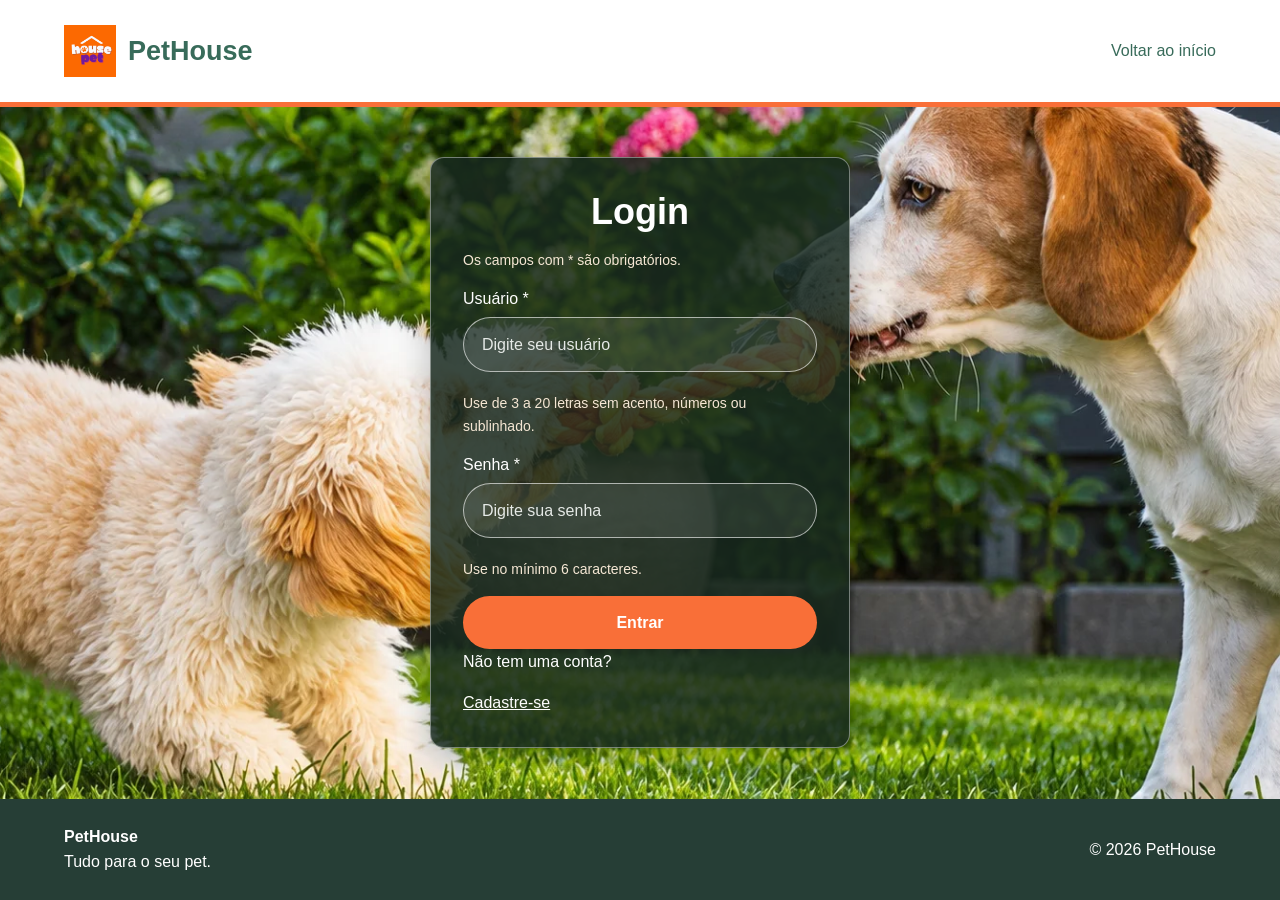
<file: login.html>
<!DOCTYPE html>
<html lang="pt-BR">
<head>
  <meta charset="UTF-8">
  <meta name="viewport" content="width=device-width, initial-scale=1">
  <link rel="icon" type="image/png" href="imagens/logo-pethouse.png">
  <link rel="stylesheet" href="css/style.css">
  <link rel="stylesheet" href="css/login.css">
  <title>Login | PetHouse</title>
</head>
<body>
  <a class="pular" href="#conteudo">Pular para o conteúdo</a>
  <header class="cabecalho">
    <a class="marca" href="index.html"><img class="logo-marca" src="imagens/logo-pethouse.png" alt=""><span>PetHouse</span></a>
    <a href="index.html">Voltar ao início</a>
  </header>

  <main id="conteudo">
    <section class="container" aria-labelledby="titulo-login">
      <h1 id="titulo-login">Login</h1>
      <form action="produtos.html">
        <p class="ajuda">Os campos com * são obrigatórios.</p>
        <label for="usuario">Usuário *</label>
        <input id="usuario" type="text" pattern="[A-Za-z0-9_]{3,20}" title="Use de 3 a 20 letras sem acento, números ou sublinhado" placeholder="Digite seu usuário" required autocomplete="username" aria-describedby="ajuda-usuario">
        <small class="ajuda" id="ajuda-usuario">Use de 3 a 20 letras sem acento, números ou sublinhado.</small>

        <label for="senha">Senha *</label>
        <input id="senha" type="password" minlength="6" placeholder="Digite sua senha" required autocomplete="current-password" aria-describedby="ajuda-senha">
        <small class="ajuda" id="ajuda-senha">Use no mínimo 6 caracteres.</small>

        <button type="submit">Entrar</button>
        <p>Não tem uma conta?</p>
        <a href="cadastro.html">Cadastre-se</a>
      </form>
    </section>
  </main>

  <footer>
    <p><strong>PetHouse</strong><br>Tudo para o seu pet.</p>
    <p>© 2026 PetHouse</p>
  </footer>
</body>
</html>
</file>
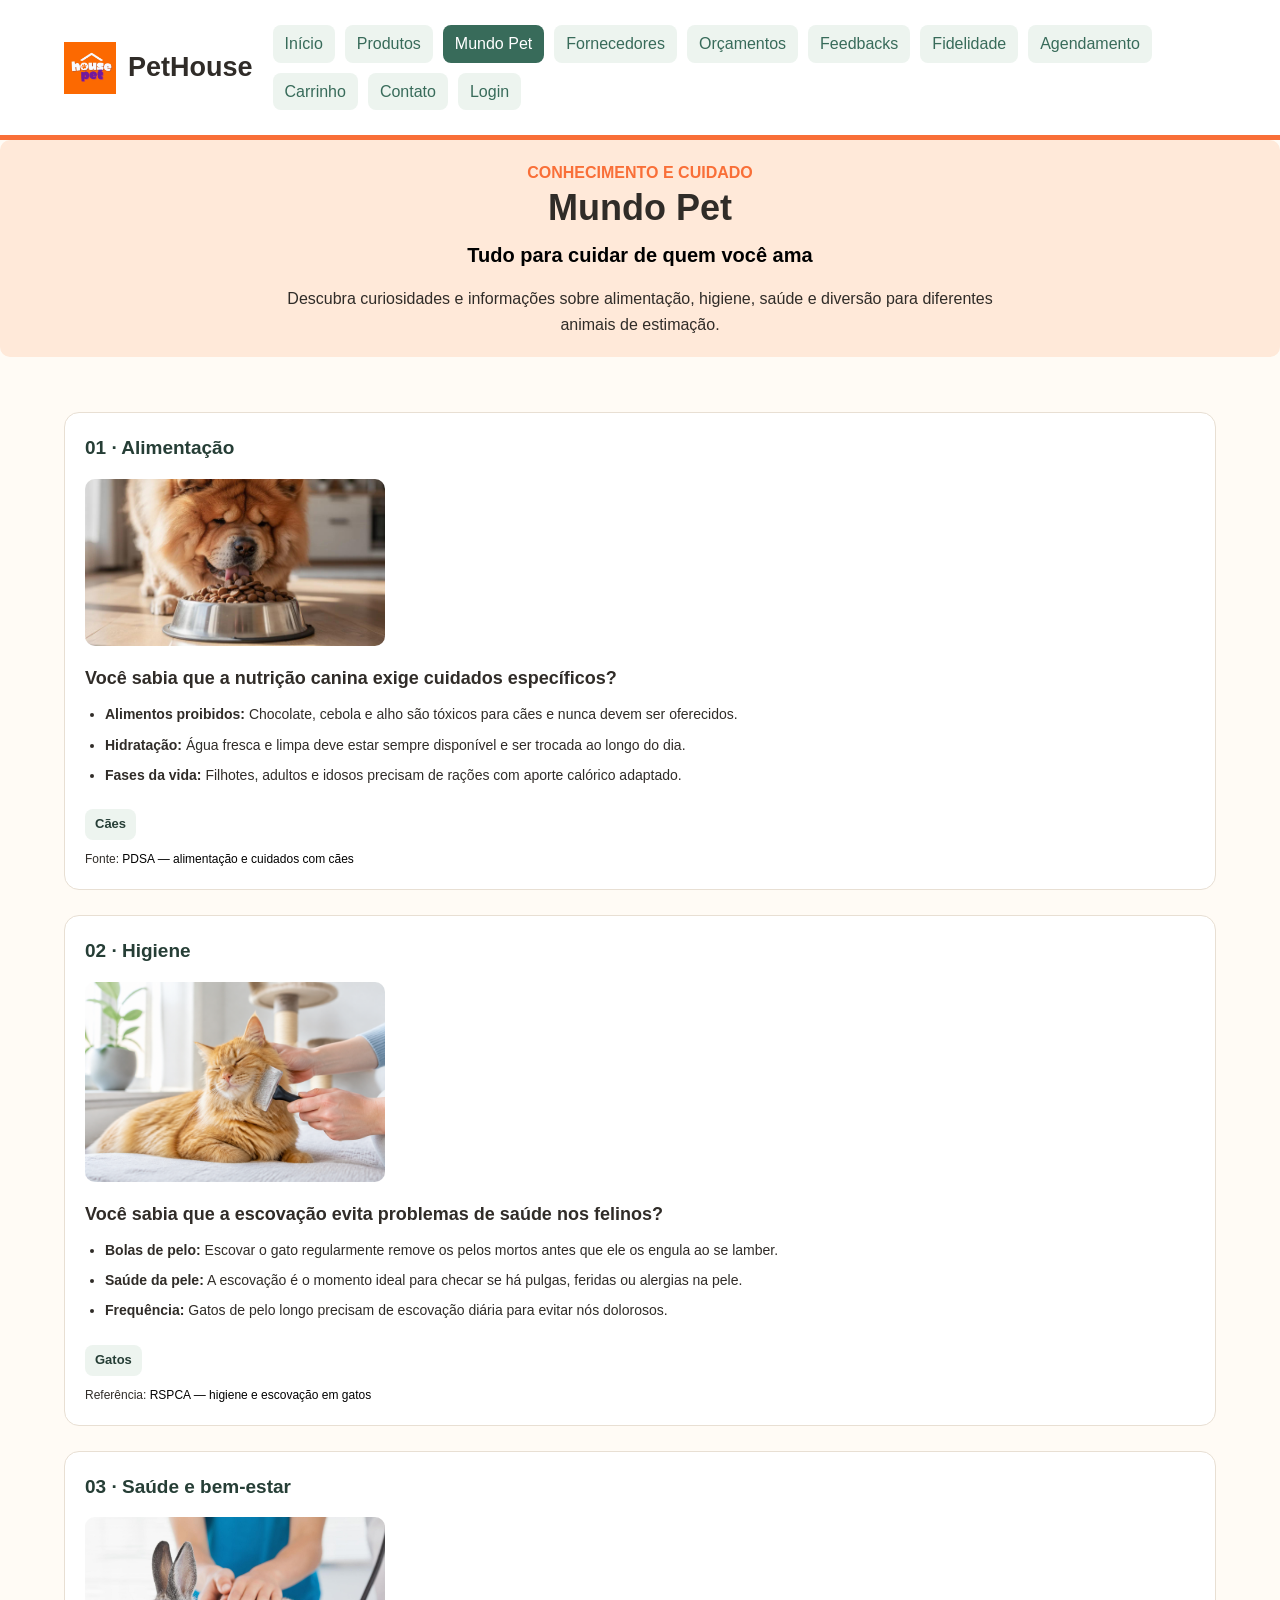
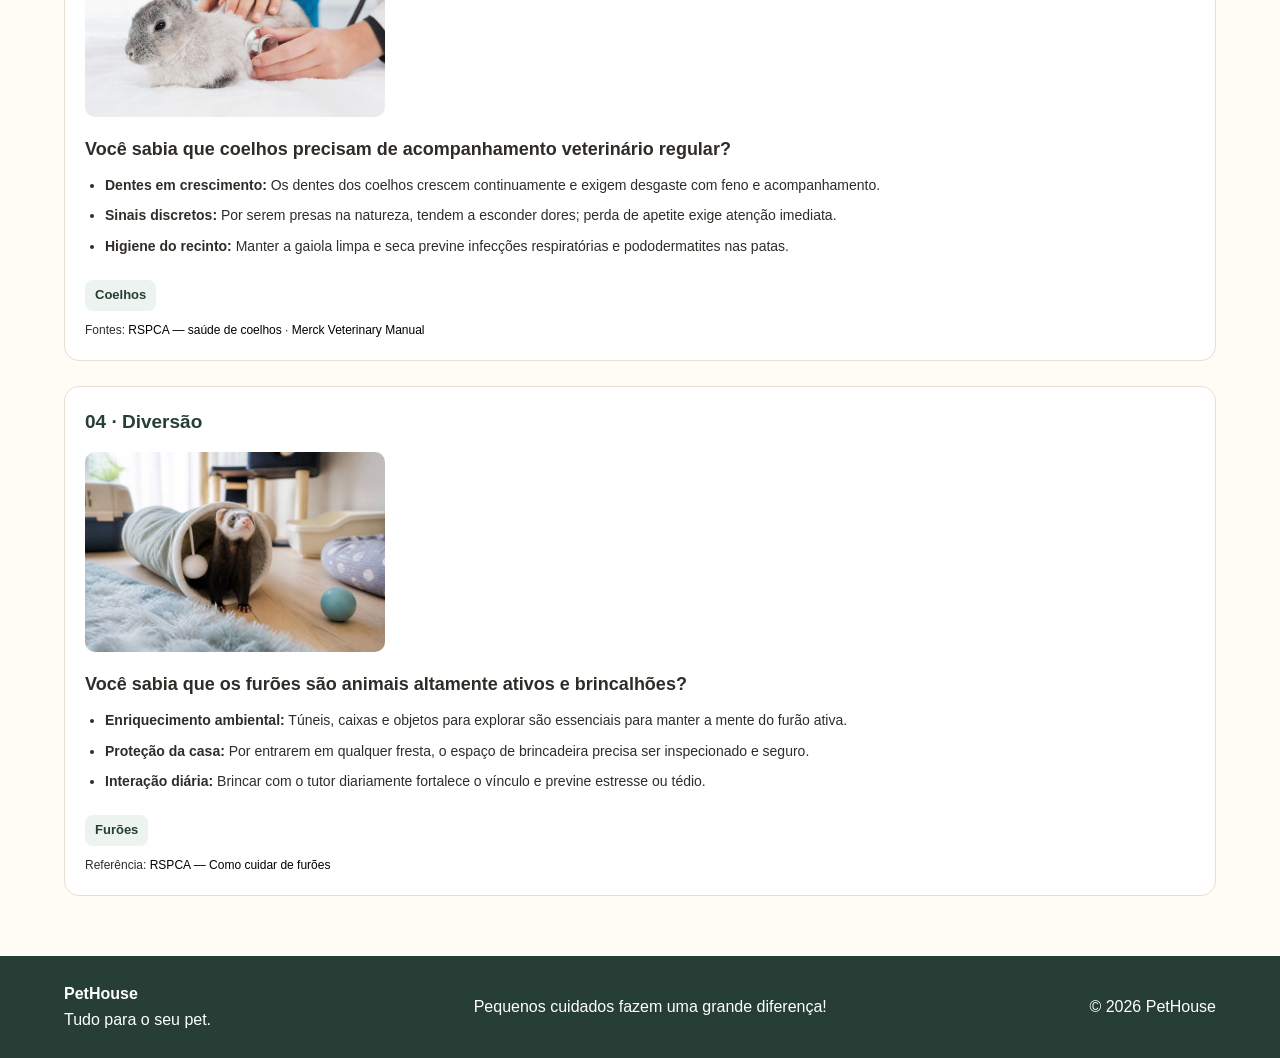
<file: mundo-pet.html>
<!DOCTYPE html>
<html lang="pt-BR">
<head>
  <meta charset="UTF-8">
  <meta name="viewport" content="width=device-width, initial-scale=1">
  <link rel="icon" type="image/png" href="imagens/logo-pethouse.png">
  <meta name="description" content="Curiosidades e informações para cuidar melhor dos animais de estimação.">
  <title>Mundo Pet | PetHouse</title>

  <link rel="stylesheet" href="css/style.css">

  <link rel="stylesheet" href="css/mundo-pet.css">
</head>

<body>
  <a class="pular" href="#conteudo">Pular para o conteúdo</a>

  <header class="cabecalho">
    <a class="marca" href="index.html"><img class="logo-marca" src="imagens/logo-pethouse.png" alt=""><span>PetHouse</span></a>

    <nav aria-label="Menu principal">
      <a href="index.html">Início</a>
      <a href="produtos.html">Produtos</a>
      <a href="mundo-pet.html" aria-current="page">Mundo Pet</a>
      <a href="fornecedores.html">Fornecedores</a>
      <a href="orcamentos.html">Orçamentos</a>
      <a href="feedbacks.html">Feedbacks</a>
      <a href="fidelidade.html">Fidelidade</a>
      <a href="agendamento.html">Agendamento</a>
      <a href="carrinho.html">Carrinho</a>
      <a href="contato.html">Contato</a>
      <a href="login.html">Login</a>
    </nav>
  </header>

  <main id="conteudo">

    <section class="mundo-intro">
      <p class="destaque">CONHECIMENTO E CUIDADO</p>

      <h1>Mundo <span>Pet</span></h1>

      <h2>Tudo para cuidar de quem você ama</h2>

      <p>
        Descubra curiosidades e informações sobre alimentação,
        higiene, saúde e diversão para diferentes animais de estimação.
      </p>
    </section>

    <section
      aria-label="Curiosidades sobre cuidados com animais">

      <article class="cartao">

        <div class="faixa">
          <h2>01 · Alimentação</h2>
        </div>

        <div class="conteudo-cartao">
          <img src="imagens/chowchow.jpg"
            alt="Cachorro da raça Chow Chow comendo sua ração">
          <div class="texto-cartao">
            <h3>Você sabia que a nutrição canina exige cuidados específicos?</h3>

            <ul class="fatos">
              <li><strong>Alimentos proibidos:</strong> Chocolate, cebola e alho são tóxicos para cães e nunca devem ser oferecidos.</li>

              <li><strong>Hidratação:</strong> Água fresca e limpa deve estar sempre disponível e ser trocada ao longo do dia.</li>

              <li><strong>Fases da vida:</strong> Filhotes, adultos e idosos precisam de rações com aporte calórico adaptado.</li>
            </ul>
          </div>
        </div>

        <p class="especies">Cães</p>

        <p class="fonte">
          Fonte:
          <a href="https://www.pdsa.org.uk/pet-help-and-advice/looking-after-your-pet/puppies-dogs" target="_blank" rel="noopener">PDSA — alimentação e cuidados com cães</a>
        </p>

      </article>

      <article class="cartao">

        <div class="faixa">
          <h2>02 · Higiene</h2>
        </div>

        <div class="conteudo-cartao">
          <img src="imagens/gatohigiene.png"
            alt="Gato recebendo escovação">

          <div class="texto-cartao">
            <h3>Você sabia que a escovação evita problemas de saúde nos felinos?</h3>

            <ul class="fatos">
              <li><strong>Bolas de pelo:</strong> Escovar o gato regularmente remove os pelos mortos antes que ele os engula ao se lamber.</li>

              <li><strong>Saúde da pele:</strong> A escovação é o momento ideal para checar se há pulgas, feridas ou alergias na pele.</li>

              <li><strong>Frequência:</strong> Gatos de pelo longo precisam de escovação diária para evitar nós dolorosos.</li>
            </ul>
          </div>
        </div>

        <p class="especies">Gatos</p>

        <p class="fonte">
          Referência:
          <a href="https://www.rspca.org.uk/adviceandwelfare/pets/cats/grooming" target="_blank" rel="noopener">RSPCA — higiene e escovação em gatos</a>
        </p>

      </article>

      <article class="cartao">

        <div class="faixa">
          <h2>03 · Saúde e bem-estar</h2>
        </div>

        <div class="conteudo-cartao">
          <img src="imagens/coelhosaude.jpg"
            alt="Coelho sendo examinado por profissional veterinário">

          <div class="texto-cartao">
            <h3>Você sabia que coelhos precisam de acompanhamento veterinário regular?</h3>

            <ul class="fatos">
              <li><strong>Dentes em crescimento:</strong> Os dentes dos coelhos crescem continuamente e exigem desgaste com feno e acompanhamento.</li>

              <li><strong>Sinais discretos:</strong> Por serem presas na natureza, tendem a esconder dores; perda de apetite exige atenção imediata.</li>

              <li><strong>Higiene do recinto:</strong> Manter a gaiola limpa e seca previne infecções respiratórias e pododermatites nas patas.</li>
            </ul>
          </div>
        </div>

        <p class="especies">Coelhos</p>

        <p class="fonte">
          Fontes:
          <a href="https://www.rspca.org.uk/adviceandwelfare/pets/rabbits/health" target="_blank" rel="noopener">RSPCA — saúde de coelhos</a> ·

          <a href="https://www.merckvetmanual.com/" target="_blank" rel="noopener">Merck Veterinary Manual</a>
        </p>

      </article>

      <article class="cartao">

        <div class="faixa">
          <h2>04 · Diversão</h2>
        </div>

        <div class="conteudo-cartao">
          <img src="imagens/furaobrincando.jpg"
            alt="Furão curioso a espreitar de dentro de um túnel de brincar">

          <div class="texto-cartao">
            <h3>Você sabia que os furões são animais altamente ativos e brincalhões?</h3>

            <ul class="fatos">
              <li><strong>Enriquecimento ambiental:</strong> Túneis, caixas e objetos para explorar são essenciais para manter a mente do furão ativa.</li>

              <li><strong>Proteção da casa:</strong> Por entrarem em qualquer fresta, o espaço de brincadeira precisa ser inspecionado e seguro.</li>

              <li><strong>Interação diária:</strong> Brincar com o tutor diariamente fortalece o vínculo e previne estresse ou tédio.</li>
            </ul>
          </div>
        </div>

        <p class="especies">Furões</p>

        <p class="fonte">
          Referência:
          <a href="https://www.rspca.org.uk/adviceandwelfare/pets/ferrets" target="_blank" rel="noopener">RSPCA — Como cuidar de furões</a>
        </p>

      </article>

    </section>

  </main>

  <footer>
    <p><strong>PetHouse</strong><br>Tudo para o seu pet.</p>
    <p>Pequenos cuidados fazem uma grande diferença!</p>
    <p>© 2026 PetHouse</p>
  </footer>

</body>
</html>
</file>
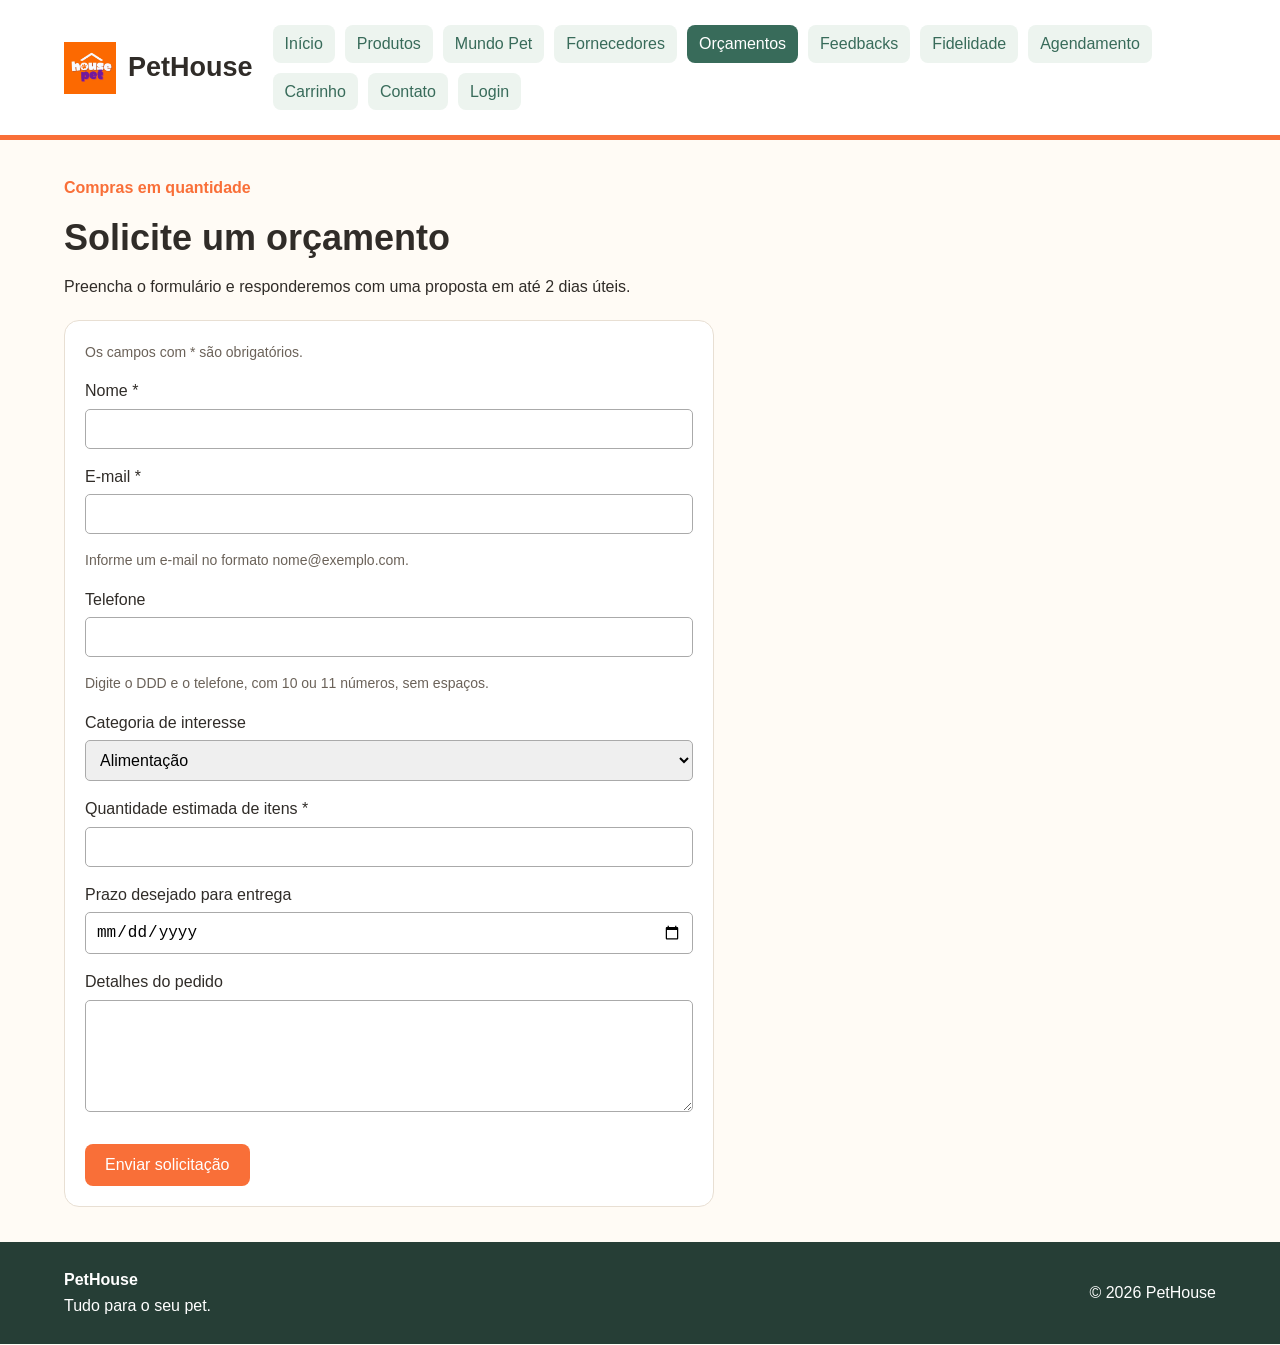
<file: orcamentos.html>
<!DOCTYPE html>
<html lang="pt-BR">
<head>
  <meta charset="UTF-8">
  <meta name="viewport" content="width=device-width, initial-scale=1">
  <link rel="icon" type="image/png" href="imagens/logo-pethouse.png">
  <title>Orçamentos | PetHouse</title>
  <link rel="stylesheet" href="css/style.css">
</head>
<body>
  <a class="pular" href="#conteudo">Pular para o conteúdo</a>

  <header class="cabecalho">
    <a class="marca" href="index.html"><img class="logo-marca" src="imagens/logo-pethouse.png" alt=""><span>PetHouse</span></a>
    <nav aria-label="Menu principal">
      <a href="index.html">Início</a>
      <a href="produtos.html">Produtos</a>
      <a href="mundo-pet.html">Mundo Pet</a>
      <a href="fornecedores.html">Fornecedores</a>
      <a href="orcamentos.html" aria-current="page">Orçamentos</a>
      <a href="feedbacks.html">Feedbacks</a>
      <a href="fidelidade.html">Fidelidade</a>
      <a href="agendamento.html">Agendamento</a>
      <a href="carrinho.html">Carrinho</a>
      <a href="contato.html">Contato</a>
      <a href="login.html">Login</a>
    </nav>
  </header>

  <main id="conteudo">
    <section id="orcamentos">
      <header class="titulo">
        <p class="destaque">Compras em quantidade</p>
        <h1>Solicite um orçamento</h1>
        <p>Preencha o formulário e responderemos com uma proposta em até 2 dias úteis.</p>
      </header>
      <form action="mailto:contato@pethouse.com.br" method="post" enctype="text/plain">
        <p class="ajuda">Os campos com * são obrigatórios.</p>
        <label for="nome">Nome *</label>
        <input type="text" id="nome" minlength="3" name="nome" required autocomplete="name">

        <label for="email">E-mail *</label>
        <input type="email" id="email" name="email" required autocomplete="email" aria-describedby="ajuda-email">
        <small class="ajuda" id="ajuda-email">Informe um e-mail no formato nome@exemplo.com.</small>

        <label for="telefone">Telefone</label>
        <input type="tel" pattern="[0-9]{10,11}" inputmode="numeric" title="Digite o DDD e o telefone, com 10 ou 11 números, sem espaços" id="telefone" name="telefone" autocomplete="tel" aria-describedby="ajuda-telefone">
        <small class="ajuda" id="ajuda-telefone">Digite o DDD e o telefone, com 10 ou 11 números, sem espaços.</small>

        <label for="categoria">Categoria de interesse</label>
        <select id="categoria" name="categoria">
          <option>Alimentação</option>
          <option>Passeio</option>
          <option>Descanso</option>
          <option>Higiene</option>
          <option>Brinquedos</option>
          <option>Transporte</option>
        </select>

        <label for="quantidade">Quantidade estimada de itens *</label>
        <input type="number" id="quantidade" name="quantidade" min="1" required>

        <label for="prazo">Prazo desejado para entrega</label>
        <input type="date" id="prazo" name="prazo">

        <label for="detalhes">Detalhes do pedido</label>
        <textarea id="detalhes" name="detalhes" rows="5"></textarea>

        <button class="botao" type="submit">Enviar solicitação</button>
      </form>
    </section>
  </main>

  <footer>
    <p><strong>PetHouse</strong><br>Tudo para o seu pet.</p>
    <p>© 2026 PetHouse</p>
  </footer>
</body>
</html>
</file>
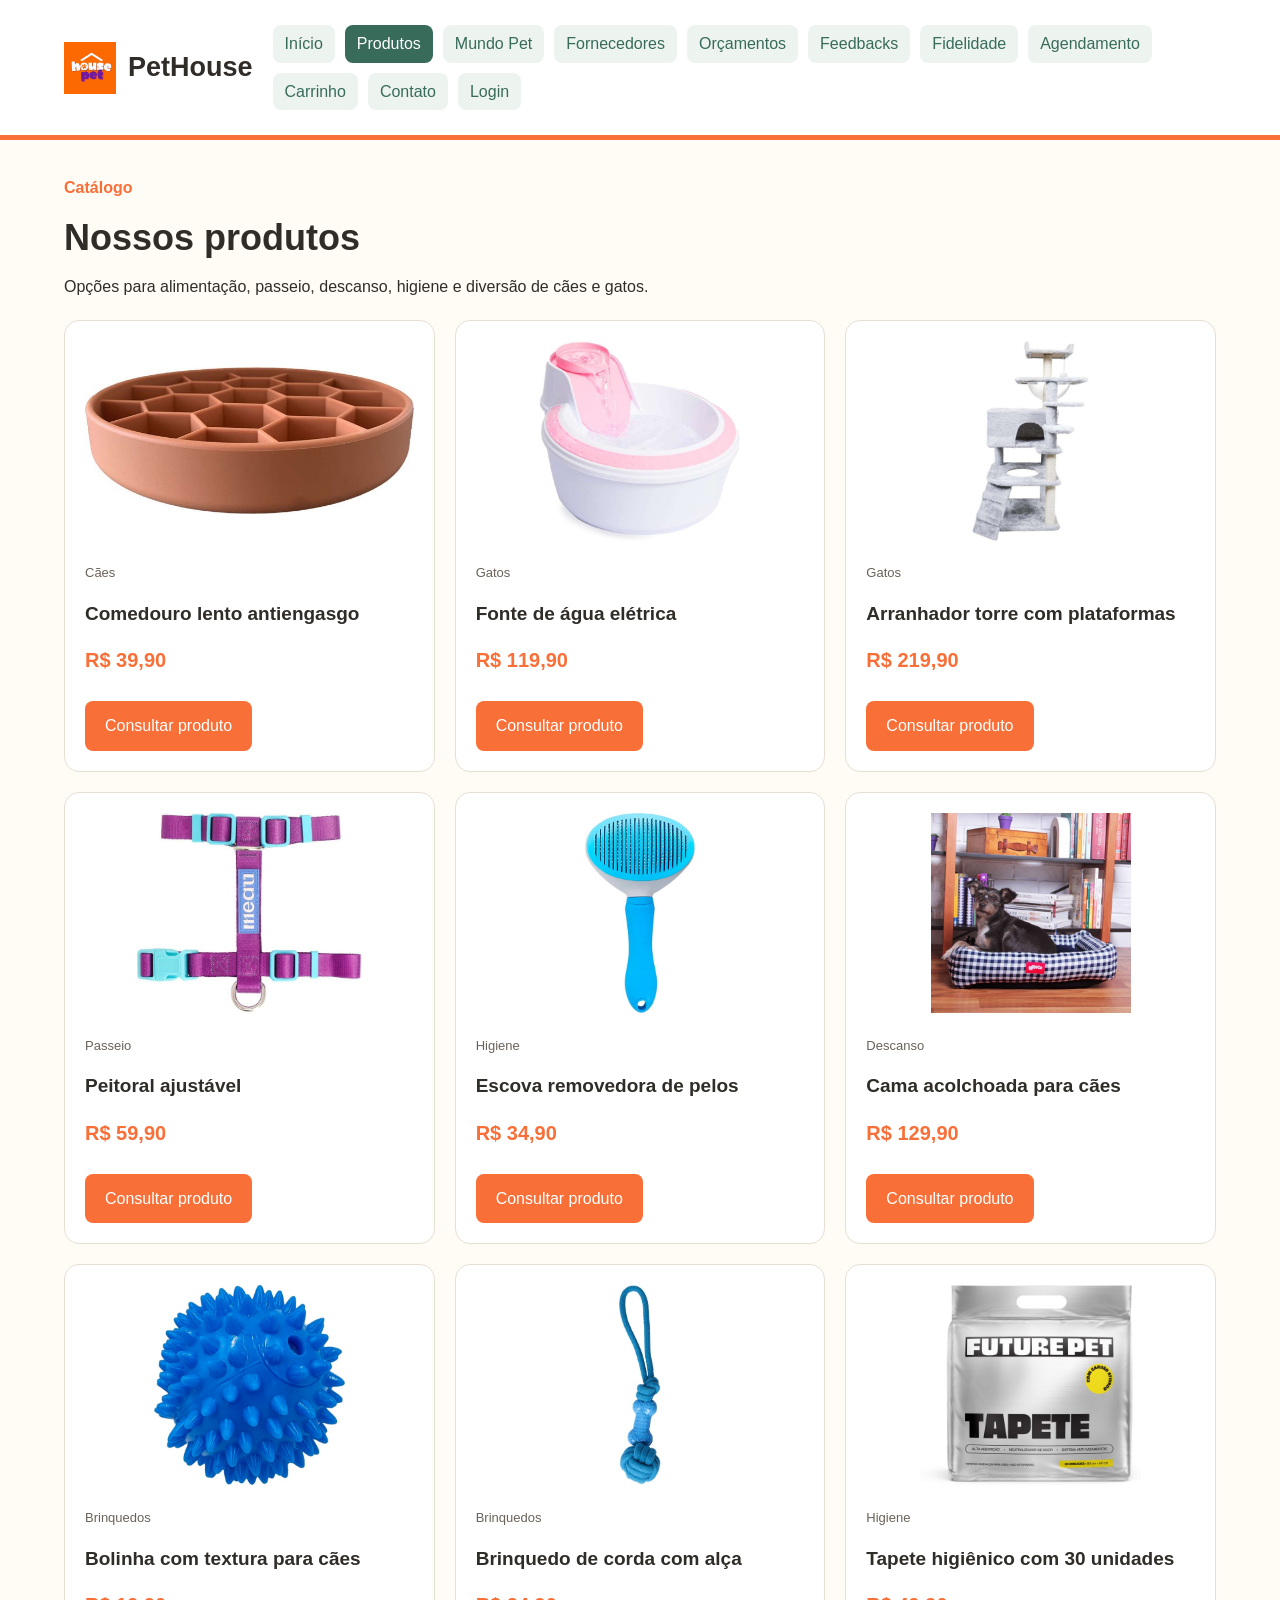
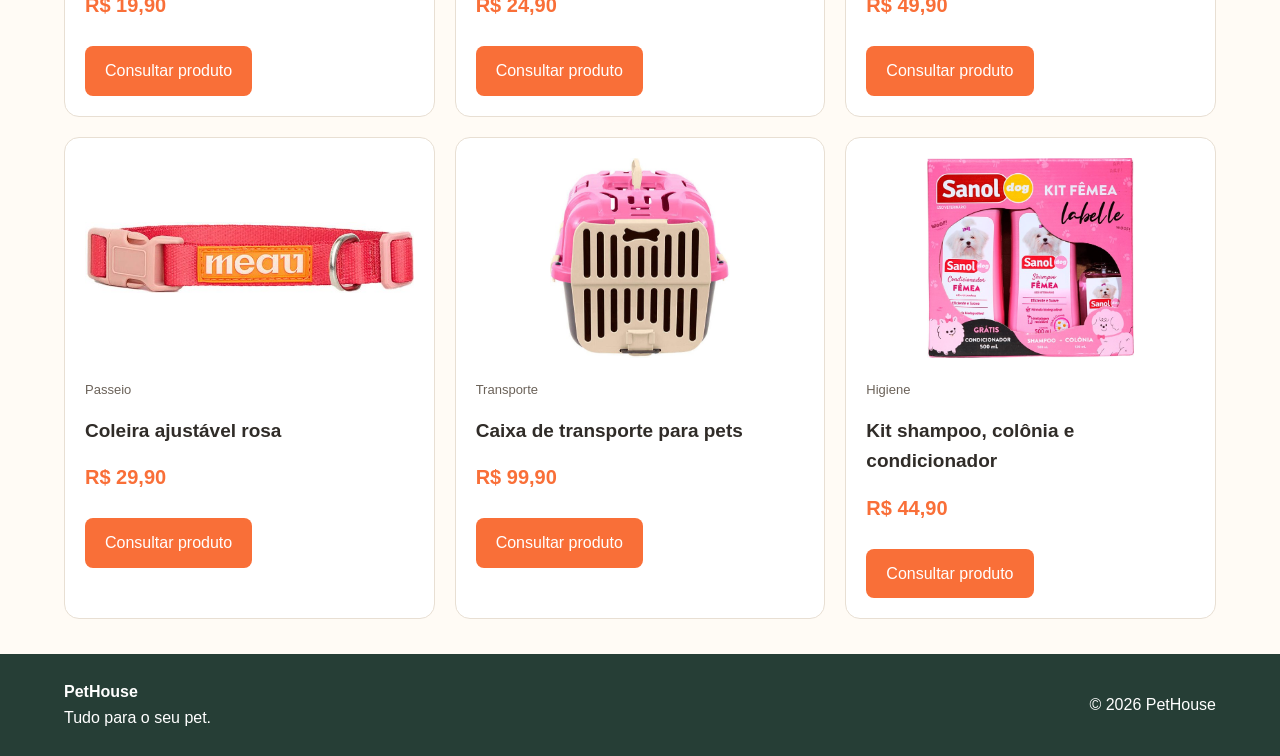
<file: produtos.html>
<!DOCTYPE html>
<html lang="pt-BR">
<head>
  <meta charset="UTF-8">
  <meta name="viewport" content="width=device-width, initial-scale=1">
  <link rel="icon" type="image/png" href="imagens/logo-pethouse.png">
  <title>Produtos | PetHouse</title>
  <link rel="stylesheet" href="css/style.css">
</head>
<body>
  <a class="pular" href="#conteudo">Pular para o conteúdo</a>

  <header class="cabecalho">
    <a class="marca" href="index.html"><img class="logo-marca" src="imagens/logo-pethouse.png" alt=""><span>PetHouse</span></a>
    <nav aria-label="Menu principal">
      <a href="index.html">Início</a>
      <a href="produtos.html" aria-current="page">Produtos</a>
      <a href="mundo-pet.html">Mundo Pet</a>
      <a href="fornecedores.html">Fornecedores</a>
      <a href="orcamentos.html">Orçamentos</a>
      <a href="feedbacks.html">Feedbacks</a>
      <a href="fidelidade.html">Fidelidade</a>
      <a href="agendamento.html">Agendamento</a>
      <a href="carrinho.html">Carrinho</a>
      <a href="contato.html">Contato</a>
      <a href="login.html">Login</a>
    </nav>
  </header>

  <main id="conteudo">
    <section id="produtos">
      <header class="titulo">
        <p class="destaque">Catálogo</p>
        <h1>Nossos produtos</h1>
        <p>Opções para alimentação, passeio, descanso, higiene e diversão de cães e gatos.</p>
      </header>
      <ul class="produtos">
        <li>
          <img src="imagens/comedouro.jpg" alt="Comedouro Lento Meau Hexa Terracota Antiderrapante para Cães - Tam. P" loading="lazy">
          <p class="categoria">Cães</p>
          <h2>Comedouro lento antiengasgo</h2>
          <p class="preco">R$ 39,90</p>
          <a class="botao" href="mailto:contato@pethouse.com.br">Consultar produto</a>
        </li>
        <li>
          <img src="imagens/fonte.jpg" alt="Fonte Bebedouro Meau Clássica Rosa - Bivolt" loading="lazy">
          <p class="categoria">Gatos</p>
          <h2>Fonte de água elétrica</h2>
          <p class="preco">R$ 119,90</p>
          <a class="botao" href="mailto:contato@pethouse.com.br">Consultar produto</a>
        </li>
        <li>
          <img src="imagens/arranhador.jpg" alt="Brinquedo Arranhador Torre Meau 5 andares para Gatos - Tam. Único" loading="lazy">
          <p class="categoria">Gatos</p>
          <h2>Arranhador torre com plataformas</h2>
          <p class="preco">R$ 219,90</p>
          <a class="botao" href="mailto:contato@pethouse.com.br">Consultar produto</a>
        </li>
        <li>
          <img src="imagens/peitoral.jpg" alt="Peitoral H Meau Duo Roxo Azul - Tam. M" loading="lazy">
          <p class="categoria">Passeio</p>
          <h2>Peitoral ajustável</h2>
          <p class="preco">R$ 59,90</p>
          <a class="botao" href="mailto:contato@pethouse.com.br">Consultar produto</a>
        </li>
        <li>
          <img src="imagens/escova.jpg" alt="Rasqueadeira Chalesco D-Pets Magica para Cães e Gatos - Tam. M" loading="lazy">
          <p class="categoria">Higiene</p>
          <h2>Escova removedora de pelos</h2>
          <p class="preco">R$ 34,90</p>
          <a class="botao" href="mailto:contato@pethouse.com.br">Consultar produto</a>
        </li>
        <li>
          <img src="imagens/cama.jpg" alt="Cama Kroco Flex Xadrez Azul Marinho - Tam. GG" loading="lazy">
          <p class="categoria">Descanso</p>
          <h2>Cama acolchoada para cães</h2>
          <p class="preco">R$ 129,90</p>
          <a class="botao" href="mailto:contato@pethouse.com.br">Consultar produto</a>
        </li>
        <li>
          <img src="imagens/bolinha.jpg" alt="Brinquedo Kroco Bola Spike Azul para Cães - Tam. Único" loading="lazy">
          <p class="categoria">Brinquedos</p>
          <h2>Bolinha com textura para cães</h2>
          <p class="preco">R$ 19,90</p>
          <a class="botao" href="mailto:contato@pethouse.com.br">Consultar produto</a>
        </li>
        <li>
          <img src="imagens/corda.jpg" alt="Brinquedo de Corda Kroco Puxador Azul - Tam. Único" loading="lazy">
          <p class="categoria">Brinquedos</p>
          <h2>Brinquedo de corda com alça</h2>
          <p class="preco">R$ 24,90</p>
          <a class="botao" href="mailto:contato@pethouse.com.br">Consultar produto</a>
        </li>
        <li>
          <img src="imagens/tapete.jpg" alt="Tapete Higiênico Future Pet Carvão Ativado para Cães - 30 Unidades" loading="lazy">
          <p class="categoria">Higiene</p>
          <h2>Tapete higiênico com 30 unidades</h2>
          <p class="preco">R$ 49,90</p>
          <a class="botao" href="mailto:contato@pethouse.com.br">Consultar produto</a>
        </li>
        <li>
          <img src="imagens/coleira.jpg" alt="Coleira Meau Duo Rosa Chiclete - Tam. P" loading="lazy">
          <p class="categoria">Passeio</p>
          <h2>Coleira ajustável rosa</h2>
          <p class="preco">R$ 29,90</p>
          <a class="botao" href="mailto:contato@pethouse.com.br">Consultar produto</a>
        </li>
        <li>
          <img src="imagens/caixa.jpg" alt="Caixa de Transporte Joy Furacão Pet Rosa para Cães e Gatos - Tam. 02" loading="lazy">
          <p class="categoria">Transporte</p>
          <h2>Caixa de transporte para pets</h2>
          <p class="preco">R$ 99,90</p>
          <a class="botao" href="mailto:contato@pethouse.com.br">Consultar produto</a>
        </li>
        <li>
          <img src="imagens/shampoo.jpg" alt="Kit Labelle Shampoo, Colônia e Ganhe 1 Condicionador Sanol Dog Rosa - 3 Unidades" loading="lazy">
          <p class="categoria">Higiene</p>
          <h2>Kit shampoo, colônia e condicionador</h2>
          <p class="preco">R$ 44,90</p>
          <a class="botao" href="mailto:contato@pethouse.com.br">Consultar produto</a>
        </li>
      </ul>
    </section>
  </main>

  <footer>
    <p><strong>PetHouse</strong><br>Tudo para o seu pet.</p>
    <p>© 2026 PetHouse</p>
  </footer>
</body>
</html>
</file>
<file: css/style.css>
:root {
  --cor-primaria: #386b5a;
  --cor-destaque: #f96f38;
  --cor-fundo: #fffbf5;
  --cor-texto: #302c28;
  --cor-rodape: #263e36;
  --cor-nav-bg: #edf4ef;
  --cor-borda: #e8dfd3;
  --cor-hero: #ffe9d9;
  --cor-categoria: #6b6259;
  --raio-card: 15px;
  --raio-botao: 8px;
  --padding-secao: 35px 5%;
}

* {
  box-sizing: border-box;
}

body {
  margin: 0;
  min-height: 100vh;
  display: flex;
  flex-direction: column;
  background: var(--cor-fundo);
  color: var(--cor-texto);
  font-family: Arial, sans-serif;
  line-height: 1.6;
}

a {
  color: var(--cor-primaria);
}

h1, h2, p {
  margin: 0 0 15px;
}

h1 {
  font-size: 36px;
  line-height: 1.2;
}

h2 {
  font-size: 19px;
}

.cabecalho, footer {
  display: flex;
  justify-content: space-between;
  align-items: center;
  gap: 20px;
  padding: 25px 5%;
  background: white;
}

.cabecalho {
  border-bottom: 5px solid var(--cor-destaque);
}

.marca {
  display: flex;
  align-items: center;
  gap: 12px;
  font-size: 27px;
  font-weight: bold;
  text-decoration: none;
  color: inherit;
}

.logo-marca {
  display: block;
  width: 52px;
  height: auto;
}

.marca span {
  line-height: 1;
}

nav {
  display: flex;
  flex-wrap: wrap;
  gap: 10px;
}

nav a {
  padding: 6px 12px;
  background: var(--cor-nav-bg);
  border-radius: var(--raio-botao);
  text-decoration: none;
}

nav a:hover, nav a[aria-current="page"] {
  background: var(--cor-primaria);
  color: white;
}

main {
  flex: 1;
  min-height: 65vh;
}

section {
  padding: var(--padding-secao);
}

.destaque, .preco, .total {
  color: var(--cor-destaque);
  font-weight: bold;
}

.botao {
  display: inline-block;
  margin-top: 10px;
  padding: 12px 20px;
  border: 0;
  border-radius: var(--raio-botao);
  background: var(--cor-destaque);
  color: white;
  font-size: 16px;
  text-decoration: none;
  cursor: pointer;
}

.hero, .contato {
  display: flex;
  align-items: center;
  gap: 35px;
}

.hero {
  background: var(--cor-hero);
}

.hero .texto-intro, .hero figure, .contato .texto-intro, address {
  flex: 1;
}

figure {
  margin: 0;
  height: 160px;
  border-radius: 10px;
  background: #f5f5f5;
}

.pets, .banner {
  height: 280px;
  overflow: hidden;
}

.pets img, .banner img {
  width: 100%;
  height: 100%;
  object-fit: cover;
}

.hero .texto-intro, .hero .pets {
  min-width: 0;
}

.chamada {
  text-align: center;
  background: var(--cor-hero);
}

ul {
  list-style: none;
  padding: 0;
  margin: 0;
}

.vantagens {
  display: flex;
  gap: 25px;
  padding: 30px 5%;
  background: var(--cor-primaria);
  color: white;
}

.vantagens li {
  flex: 1;
}

.produtos, .cartoes {
  display: grid;
  grid-template-columns: 1fr 1fr 1fr;
  gap: 20px;
}

.produtos li, .cartoes li, address, form, details {
  padding: 20px;
  border: 1px solid var(--cor-borda);
  border-radius: var(--raio-card);
  background: white;
}

.produtos img {
  width: 100%;
  height: 200px;
  object-fit: contain;
  margin-bottom: 15px;
}

.titulo {
  margin-bottom: 20px;
}

.categoria {
  color: var(--cor-categoria);
  font-size: 13px;
}

.preco, .total {
  font-size: 20px;
}

address {
  font-style: normal;
  overflow-wrap: anywhere;
}

label {
  display: block;
  margin-bottom: 5px;
}

footer {
  background: var(--cor-rodape);
  color: white;
}

footer p {
  margin: 0;
}

form {
  max-width: 650px;
}

input, select, textarea {
  width: 100%;
  padding: 10px;
  margin-bottom: 15px;
  border: 1px solid #aaa;
  border-radius: 5px;
  font-size: 16px;
}

select, textarea {
  font-family: Arial, sans-serif;
}

.tabela {
  overflow-x: auto;
  margin-bottom: 20px;
}

table {
  width: 100%;
  border-collapse: collapse;
  background: white;
}

th, td {
  padding: 12px;
  border: 1px solid var(--cor-borda);
  text-align: left;
}

th {
  background: var(--cor-nav-bg);
}

td input {
  width: 80px;
  margin: 0;
}

progress {
  width: 100%;
  height: 20px;
}

.banner {
  margin-bottom: 25px;
}

video {
  display: block;
  width: 100%;
  max-width: 800px;
  margin-top: 20px;
  border-radius: var(--raio-card);
}

a:focus-visible, input:focus-visible, select:focus-visible, textarea:focus-visible, button:focus-visible {
  outline: 3px solid var(--cor-destaque);
  outline-offset: 3px;
}

@media (max-width: 700px) {
  .cabecalho, footer, .hero, .contato, .vantagens {
    flex-direction: column;
    align-items: stretch;
  }

  .produtos, .cartoes {
    grid-template-columns: 1fr;
  }

  .hero figure {
    flex: auto;
  }
}

.ajuda {
  display: block;
  font-size: 14px;
  color: var(--cor-categoria);
  margin-bottom: 15px;
}

.pular {
  position: absolute;
  left: -9999px;
  padding: 10px;
  background: white;
}

.pular:focus {
  left: 15px;
  top: 15px;
  z-index: 1;
}

.mapa {
  width: 100%;
  height: 350px;
  border: 0;
  border-radius: var(--raio-card);
}

.video-servicos {
  width: 100%;
  max-width: 800px;
  aspect-ratio: 16 / 9;
  border: 0;
  border-radius: var(--raio-card);
}

details {
  margin-bottom: 15px;
}

summary {
  font-weight: bold;
  cursor: pointer;
}

details p {
  margin-top: 15px;
}

input:focus:invalid, textarea:focus:invalid {
  border-color: #a62a22;
}

.produtos li, .cartoes li {
  min-width: 0;
}
</file>
<file: css/login.css>
body {
  min-height: 100svh;
  color: white;
  background: url("../imagens/fundo_login_hd.webp") center / cover;
}

.cabecalho a {
  color: var(--cor-primaria);
  text-decoration: none;
}

.cabecalho a:hover {
  text-decoration: underline;
}

main {
  flex: 1;
  display: flex;
  align-items: center;
  justify-content: center;
  padding: 40px 20px;
}

.container {
  width: 420px;
  max-width: 100%;
  padding: 32px;
  border: 1px solid rgba(255, 255, 255, .4);
  border-radius: 14px;
  background: rgba(24, 42, 31, .85);
  box-shadow: 0 12px 35px rgba(0, 0, 0, .25);
}

h1 {
  text-align: center;
}

input {
  min-width: 0;
  padding: 14px 18px;
  margin-bottom: 20px;
  border: 1px solid rgba(255, 255, 255, .6);
  border-radius: 28px;
  background: rgba(255, 255, 255, .08);
  color: white;
  font: inherit;
}

input::placeholder {
  color: #e5e9e6;
}

button {
  width: 100%;
  padding: 14px;
  border: 0;
  border-radius: 28px;
  background: var(--cor-destaque);
  color: white;
  font: inherit;
  font-weight: bold;
  cursor: pointer;
}

button:hover {
  background: #ab4420;
}

a:focus-visible, input:focus-visible, button:focus-visible {
  outline: 3px solid #e99a62;
  outline-offset: 4px;
}

@media (max-width: 480px) {
  .container {
    padding: 24px;
  }

  main {
    padding: 24px 16px;
  }
}

.container form {
  padding: 0;
  border: 0;
  background: transparent;
}

.container a {
  color: white;
}

.container .ajuda {
  color: #f5e7d4;
}
</file>
<file: css/mundo-pet.css>
.mundo-intro {
  text-align: center;
  background-color: #ffe9d9;
  padding: 20px;
  border-radius: 10px;
  margin-bottom: 20px;
}

.mundo-intro h1 {
  margin-bottom: 10px;
}

.mundo-intro h2 {
  color: #000000;
  font-size: 20px;
}

.mundo-intro p {
  max-width: 720px;
  margin: auto;
}

.cartao {
  background-color: white;
  border: 1px solid #e8dfd3;
  border-radius: 15px;
  padding: 20px;
  margin-bottom: 25px;
}

.cartao:hover {
  border-color: #000000;
}

.faixa {
  margin-bottom: 15px;
}

.faixa h2 {
  color: #263e36;
}

.conteudo-cartao img {
  width: 300px;
  max-width: 100%;
  height: auto;
  border-radius: 10px;
  display: block;
  margin-bottom: 15px;
}

.texto-cartao h3 {
  color: #302c28;
  font-size: 18px;
  margin-bottom: 10px;
}

.fatos {
  margin: 0;
  padding-left: 20px;
  list-style: disc;
  font-size: 14px;
}

.fatos li {
  margin-bottom: 8px;
}

.especies {
  background-color: #edf4ef;
  color: #263e36;
  font-size: 13px;
  font-weight: bold;
  padding: 5px 10px;
  border-radius: 8px;
  margin-top: 15px;
  margin-bottom: 10px;
  display: inline-block;
}

.fonte {
  font-size: 12px;
  color: #302c28;
  margin: 0;
  overflow-wrap: anywhere;
}

.fonte a {
  color: #000000;
  text-decoration: none;
}

.fonte a:hover {
  text-decoration: underline;
}
</file>
